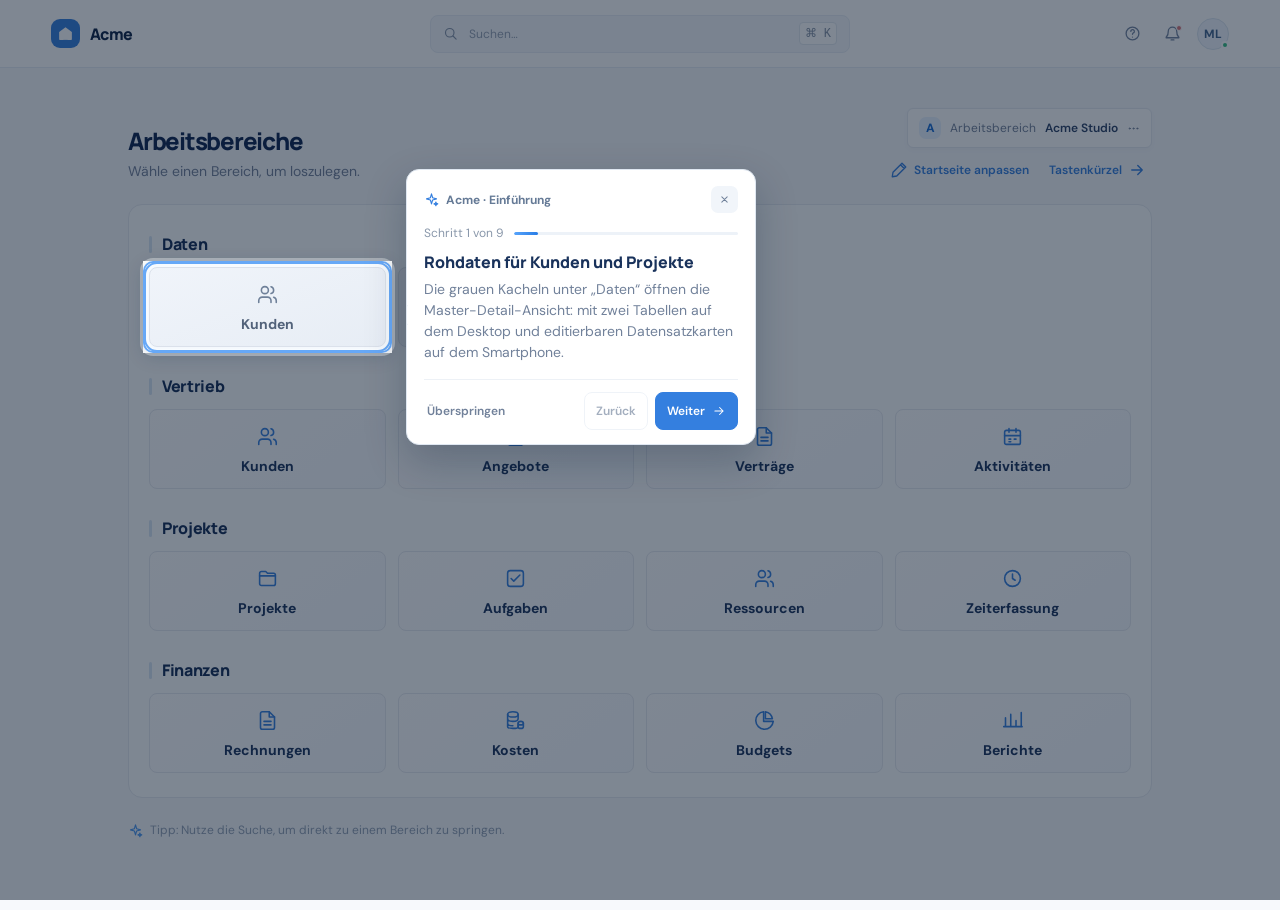
<file: NavigationExperiment1/index.html>
<!doctype html>
<html lang="de">
  <head>
    <meta charset="utf-8" />
    <meta name="viewport" content="width=device-width, initial-scale=1" />
    <meta name="theme-color" content="#f5f8fc" />
    <title>Acme · Arbeitsbereich</title>
    <link rel="preconnect" href="https://fonts.googleapis.com" />
    <link rel="preconnect" href="https://fonts.gstatic.com" crossorigin />
    <link href="https://fonts.googleapis.com/css2?family=DM+Sans:wght@400;500;600;700&family=Manrope:wght@500;600;700;800&display=swap" rel="stylesheet" />
    <link rel="stylesheet" href="./styles.css" />
  </head>
  <body>
    <div class="app-shell">
      <header class="topbar">
        <button class="brand" data-action="home" aria-label="Zur Startseite">
          <span class="brand-mark" aria-hidden="true"><svg><use href="#i-house"></use></svg></span>
          <span class="brand-name">Acme</span>
        </button>

        <div class="topbar-center">
          <label class="searchbox" for="global-search">
            <svg aria-hidden="true"><use href="#i-search"></use></svg>
            <input id="global-search" type="search" placeholder="Suchen…" autocomplete="off" />
            <kbd>⌘ K</kbd>
          </label>
          <div class="search-results" id="search-results" hidden></div>
        </div>

        <div class="topbar-actions">
          <button class="icon-button" data-action="help" aria-label="Hilfe" title="Hilfe"><svg><use href="#i-help"></use></svg></button>
          <button class="icon-button notification-button" data-action="notifications" aria-label="Benachrichtigungen" title="Benachrichtigungen"><svg><use href="#i-bell"></use></svg><span class="notification-dot"></span></button>
          <button class="avatar-button" data-action="profile" aria-label="Profil öffnen" title="Profil"><span>ML</span><i></i></button>
        </div>
      </header>

      <main id="app-main" class="main-content" tabindex="-1"></main>
      <div id="overlay-root"></div>
      <div id="onboarding-root"></div>
      <div id="toast-root" class="toast-root" aria-live="polite"></div>
    </div>

    <svg class="icon-definitions" xmlns="http://www.w3.org/2000/svg" aria-hidden="true">
      <symbol id="i-house" viewBox="0 0 24 24"><path d="m3 10 9-7 9 7v10a1 1 0 0 1-1 1h-5v-7H9v7H4a1 1 0 0 1-1-1z"/><path d="M8 21v-7h8v7"/></symbol>
      <symbol id="i-search" viewBox="0 0 24 24"><circle cx="10.8" cy="10.8" r="6.8"/><path d="m16 16 5 5"/></symbol>
      <symbol id="i-help" viewBox="0 0 24 24"><circle cx="12" cy="12" r="9"/><path d="M9.6 9a2.5 2.5 0 1 1 4.8 1c-.6 1.1-2.4 1.5-2.4 3.2M12 17h.01"/></symbol>
      <symbol id="i-bell" viewBox="0 0 24 24"><path d="M18 9a6 6 0 0 0-12 0c0 7-3 7-3 9h18c0-2-3-2-3-9"/><path d="M10 21h4"/></symbol>
      <symbol id="i-users" viewBox="0 0 24 24"><path d="M16 21v-2a4 4 0 0 0-4-4H6a4 4 0 0 0-4 4v2M9 11a4 4 0 1 0 0-8 4 4 0 0 0 0 8ZM22 21v-2a4 4 0 0 0-3-3.87M16 3.13a4 4 0 0 1 0 7.75"/></symbol>
      <symbol id="i-file" viewBox="0 0 24 24"><path d="M14 2H6a2 2 0 0 0-2 2v16a2 2 0 0 0 2 2h12a2 2 0 0 0 2-2V8z"/><path d="M14 2v6h6M8 13h8M8 17h8"/></symbol>
      <symbol id="i-calendar" viewBox="0 0 24 24"><rect x="3" y="5" width="18" height="16" rx="2"/><path d="M16 3v4M8 3v4M3 11h18M8 15h2M14 15h2M8 18h2"/></symbol>
      <symbol id="i-folder" viewBox="0 0 24 24"><path d="M3 6a2 2 0 0 1 2-2h5l2 2h7a2 2 0 0 1 2 2v10a2 2 0 0 1-2 2H5a2 2 0 0 1-2-2z"/><path d="M3 9h18"/></symbol>
      <symbol id="i-check" viewBox="0 0 24 24"><rect x="3" y="3" width="18" height="18" rx="3"/><path d="m7 12 3 3 7-7"/></symbol>
      <symbol id="i-clock" viewBox="0 0 24 24"><circle cx="12" cy="12" r="9"/><path d="M12 7v5l3 2"/></symbol>
      <symbol id="i-chart" viewBox="0 0 24 24"><path d="M4 19V9M10 19V5M16 19v-7M22 19V3M2 19h21"/></symbol>
      <symbol id="i-coins" viewBox="0 0 24 24"><ellipse cx="9" cy="5" rx="6" ry="3"/><path d="M3 5v5c0 1.7 2.7 3 6 3s6-1.3 6-3V5M3 10v5c0 1.7 2.7 3 6 3M3 15v4c0 1.1 2.7 2 6 2s6-.9 6-2v-2"/><ellipse cx="18" cy="15" rx="3" ry="2"/><path d="M15 15v4c0 1.1 1.3 2 3 2s3-.9 3-2v-4"/></symbol>
      <symbol id="i-pie" viewBox="0 0 24 24"><path d="M11 2a10 10 0 1 0 11 11H11z"/><path d="M13 2v8h8a10 10 0 0 0-8-8z"/></symbol>
      <symbol id="i-settings" viewBox="0 0 24 24"><circle cx="12" cy="12" r="3"/><path d="m19.4 15 .1.1 1.4 1.1-1.4 2.4-1.7-.7a8 8 0 0 1-1.8 1l-.3 1.8h-2.8l-.3-1.8a8 8 0 0 1-1.8-1l-1.7.7-1.4-2.4L7.1 15a8 8 0 0 1 0-2l-1.4-1.1 1.4-2.4 1.7.7a8 8 0 0 1 1.8-1l.3-1.8h2.8l.3 1.8a8 8 0 0 1 1.8 1l1.7-.7 1.4 2.4-1.4 1.1a8 8 0 0 1-.1 2z"/></symbol>
      <symbol id="i-plus" viewBox="0 0 24 24"><path d="M12 5v14M5 12h14"/></symbol>
      <symbol id="i-arrow" viewBox="0 0 24 24"><path d="M5 12h14M13 6l6 6-6 6"/></symbol>
      <symbol id="i-more" viewBox="0 0 24 24"><circle cx="5" cy="12" r="1"/><circle cx="12" cy="12" r="1"/><circle cx="19" cy="12" r="1"/></symbol>
      <symbol id="i-grip" viewBox="0 0 24 24"><path d="M9 5h.01M15 5h.01M9 12h.01M15 12h.01M9 19h.01M15 19h.01" stroke-width="3"/></symbol>
      <symbol id="i-pencil" viewBox="0 0 24 24"><path d="m16 3 5 5-12 12-6 1 1-6zM14 5l5 5"/></symbol>
      <symbol id="i-move" viewBox="0 0 24 24"><path d="M3 7h17m-4-4 4 4-4 4M21 17H4m4-4-4 4 4 4"/></symbol>
      <symbol id="i-trash" viewBox="0 0 24 24"><path d="M3 6h18M9 6V3h6v3M5 6l1 15h12l1-15M10 10v7M14 10v7"/></symbol>
      <symbol id="i-close" viewBox="0 0 24 24"><path d="m6 6 12 12M6 18 18 6"/></symbol>
      <symbol id="i-trend" viewBox="0 0 24 24"><path d="m3 17 6-6 4 4 8-9M15 6h6v6"/></symbol>
      <symbol id="i-filter" viewBox="0 0 24 24"><path d="M4 6h16M7 12h10m-7 6h4"/></symbol>
      <symbol id="i-spark" viewBox="0 0 24 24"><path d="m12 3 1.8 6.2L20 11l-6.2 1.8L12 19l-1.8-6.2L4 11l6.2-1.8zM19 16l.8 2.2L22 19l-2.2.8L19 22l-.8-2.2L16 19l2.2-.8z"/></symbol>
      <symbol id="i-moon" viewBox="0 0 24 24"><path d="M20.5 15.3A8.5 8.5 0 0 1 8.7 3.5 8.5 8.5 0 1 0 20.5 15.3Z"/></symbol>
      <symbol id="i-sun" viewBox="0 0 24 24"><circle cx="12" cy="12" r="4"/><path d="M12 2v2m0 16v2M4.93 4.93l1.42 1.42m11.3 11.3 1.42 1.42M2 12h2m16 0h2M4.93 19.07l1.42-1.42m11.3-11.3 1.42-1.42"/></symbol>
    </svg>
    <script src="./home-menu.js"></script>
    <script src="./app.js"></script>
  </body>
</html>
</file>
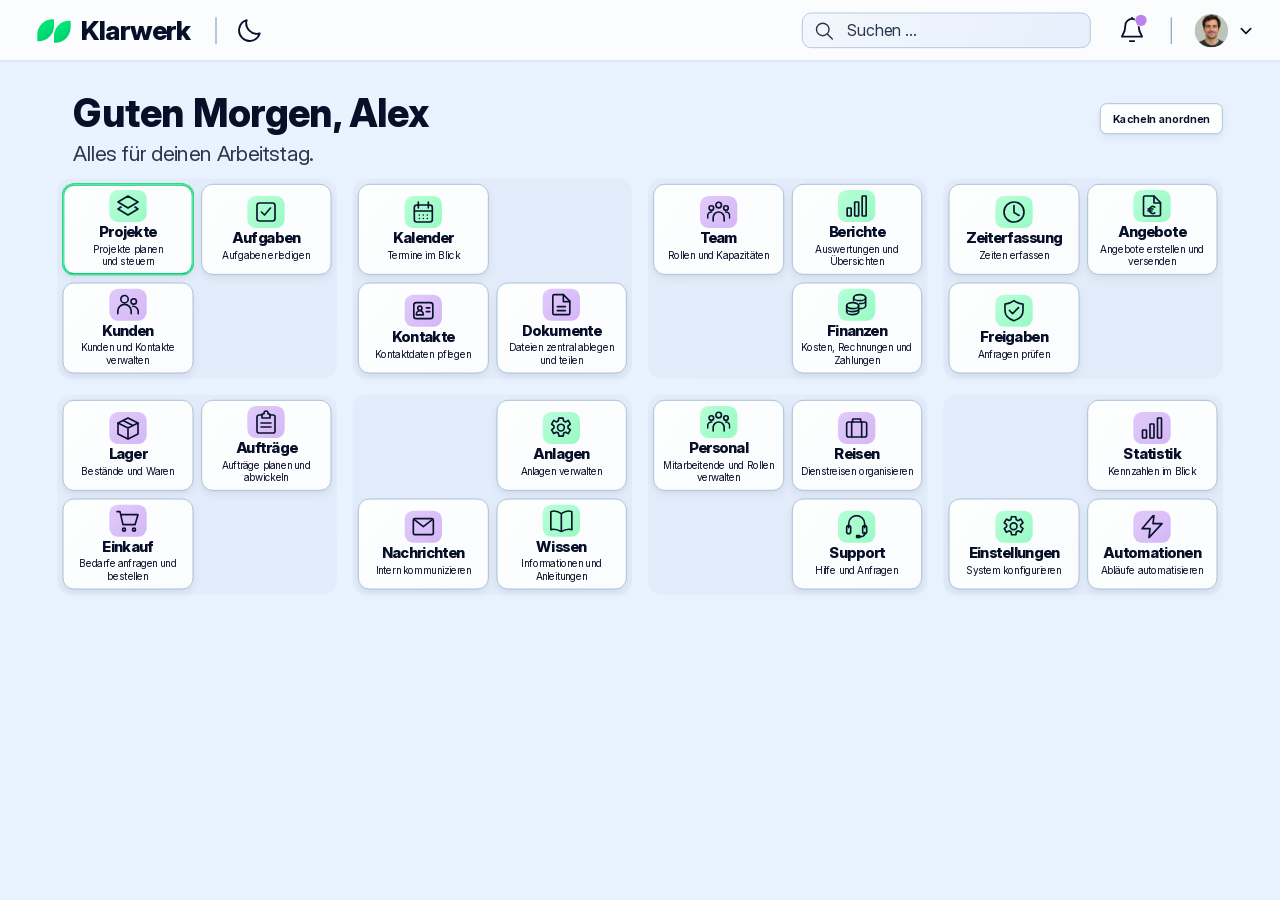
<file: NavigationExperiment2/index.html>
<!doctype html>
<html lang="de" data-theme="light">
  <head>
    <meta charset="utf-8" />
    <meta name="viewport" content="width=device-width, initial-scale=1" />
    <meta name="theme-color" content="#e9f2ff" />
    <meta name="description" content="Klickbarer Klarwerk-Prototyp mit Light und Dark Mode." />
    <title>Klarwerk · Dein Arbeitstag</title>
    <link rel="icon" href="./assets/favicon.svg" type="image/svg+xml" />
    <link rel="preload" href="./assets/fonts/InterVariable.woff2" as="font" type="font/woff2" crossorigin />
    <script>
      try { if (localStorage.getItem('klarwerk-theme') === 'dark') document.documentElement.dataset.theme = 'dark'; } catch {}
    </script>
    <link rel="stylesheet" href="./styles.css" />
    <script src="./app.js" defer></script>
  </head>
  <body>
    <svg class="icon-library" xmlns="http://www.w3.org/2000/svg" aria-hidden="true">
      <defs>
        <symbol id="i-layers" viewBox="0 0 24 24"><path d="m2 8 10-6 10 6-10 6L2 8Z"/><path d="m5 13-3 2 10 6 10-6-3-2"/></symbol>
        <symbol id="i-check-square" viewBox="0 0 24 24"><rect x="3" y="3" width="18" height="18" rx="2.5"/><path d="m7.5 12 3 3 6-7"/></symbol>
        <symbol id="i-users" viewBox="0 0 24 24"><circle cx="8.5" cy="6.5" r="3.7"/><circle cx="17.7" cy="8.8" r="2.7"/><path d="M1.8 21v-2.6a6.7 6.7 0 0 1 13.4 0V21m1.6-7.4a5.3 5.3 0 0 1 5.4 5.3V21"/></symbol>
        <symbol id="i-calendar" viewBox="0 0 24 24"><rect x="3" y="5" width="18" height="17" rx="2.5"/><path d="M7 2v6m10-6v6M3 11h18m-13 4h.01M12 15h.01M16 15h.01M8 18.5h.01M12 18.5h.01M16 18.5h.01"/></symbol>
        <symbol id="i-contact" viewBox="0 0 24 24"><rect x="2.5" y="4" width="19" height="16" rx="2.5"/><circle cx="8.5" cy="9.5" r="2.1"/><path d="M5 16.2v-.6a3.5 3.5 0 0 1 7 0v.6H5Zm10-7h3.5M15 13h3.5"/></symbol>
        <symbol id="i-document" viewBox="0 0 24 24"><path d="M14 2H5a1.5 1.5 0 0 0-1.5 1.5v17A1.5 1.5 0 0 0 5 22h14a1.5 1.5 0 0 0 1.5-1.5V8.5L14 2Z"/><path d="M14 2v7h6.5M8 14h8M8 18h8"/></symbol>
        <symbol id="i-team" viewBox="0 0 24 24"><circle cx="12" cy="5" r="2.8"/><circle cx="4.7" cy="8" r="2.3"/><circle cx="19.3" cy="8" r="2.3"/><path d="M6.5 21v-3.5a5.5 5.5 0 0 1 11 0V21M1 18v-2a4 4 0 0 1 4-4m18 6v-2a4 4 0 0 0-4-4"/></symbol>
        <symbol id="i-bars" viewBox="0 0 24 24"><rect x="2.5" y="14" width="4" height="8" rx=".6"/><rect x="10" y="8" width="4" height="14" rx=".6"/><rect x="17.5" y="2" width="4" height="20" rx=".6"/></symbol>
        <symbol id="i-coins" viewBox="0 0 24 24"><ellipse cx="15" cy="5" rx="6" ry="3"/><path d="M9 5v3m12-3v8c0 1.7-2.7 3-6 3m0-5c3.3 0 6-1.3 6-3"/><ellipse cx="8" cy="13" rx="6" ry="3"/><path d="M2 13v6c0 1.7 2.7 3 6 3s6-1.3 6-3v-6M2 16c0 1.7 2.7 3 6 3s6-1.3 6-3"/></symbol>
        <symbol id="i-clock" viewBox="0 0 24 24"><circle cx="12" cy="12" r="10"/><path d="M12 5.5v7l5 3"/></symbol>
        <symbol id="i-offer" viewBox="0 0 24 24"><path d="M14 2H5a1.5 1.5 0 0 0-1.5 1.5v17A1.5 1.5 0 0 0 5 22h14a1.5 1.5 0 0 0 1.5-1.5V8.5L14 2Z"/><path d="M14 2v7h6.5m-5.7 4.1a3.5 3.5 0 1 0 0 5.8M8 15h5m-5 2h4"/></symbol>
        <symbol id="i-shield" viewBox="0 0 24 24"><path d="M12 2c-3.2 2.5-6 3.2-9 3.5V12c0 5 4 8.3 9 10 5-1.7 9-5 9-10V5.5C18 5.2 15.2 4.5 12 2Z"/><path d="m7.5 11.8 3.1 3.2 5.9-6"/></symbol>
        <symbol id="i-package" viewBox="0 0 24 24"><path d="m12 2 10 5v11l-10 5-10-5V7l10-5Z"/><path d="m2 7 10 5 10-5m-10 5v11M7 4.5l10 5"/></symbol>
        <symbol id="i-clipboard" viewBox="0 0 24 24"><path d="M8 5H5a2 2 0 0 0-2 2v14a2 2 0 0 0 2 2h14a2 2 0 0 0 2-2V7a2 2 0 0 0-2-2h-3"/><path d="M10 4V3a2 2 0 0 1 4 0v1h2v4H8V4h2Zm-3 9h10M7 17h10"/></symbol>
        <symbol id="i-cart" viewBox="0 0 24 24"><path d="M1 3h3l3 13h12l3-10H5"/><circle cx="8" cy="21" r="1.5"/><circle cx="18" cy="21" r="1.5"/></symbol>
        <symbol id="i-settings" viewBox="0 0 24 24"><path d="m9.5 2-.6 3-2 .9-2.5-1.5-2.1 3.7L4.6 10v2l-2.3 1.9 2.1 3.7L7 16.2l2 .9.6 3h4.2l.6-3 2-.9 2.5 1.4 2.1-3.7-2.3-1.9v-2l2.3-1.9-2.1-3.7L16.3 6l-2-.9-.6-3H9.5Z"/><circle cx="11.6" cy="11.6" r="3.4"/></symbol>
        <symbol id="i-mail" viewBox="0 0 24 24"><rect x="2" y="4" width="20" height="16" rx="1.5"/><path d="m3 5 9 7 9-7"/></symbol>
        <symbol id="i-book" viewBox="0 0 24 24"><path d="M12 5C8 2 4 2 1.5 3v18C5 20 8 20.5 12 23c4-2.5 7-3 10.5-2V3C20 2 16 2 12 5Zm0 0v18"/></symbol>
        <symbol id="i-briefcase" viewBox="0 0 24 24"><rect x="2" y="6" width="20" height="15" rx="2"/><path d="M8 6V3h8v3M7 6v15M17 6v15"/></symbol>
        <symbol id="i-headset" viewBox="0 0 24 24"><path d="M4 13V9a8 8 0 0 1 16 0v4m0 5v1c0 2-2 3-5 3h-2"/><rect x="2" y="11" width="4" height="8" rx="2"/><rect x="18" y="11" width="4" height="8" rx="2"/><path d="M12 21h3v2h-3z"/></symbol>
        <symbol id="i-zap" viewBox="0 0 24 24"><path d="m13 1-11 13h8l-1 9L22 9h-9l1-8Z"/></symbol>
        <symbol id="i-moon" viewBox="0 0 24 24"><path d="M20.8 15A9.5 9.5 0 0 1 9 3.2 9.5 9.5 0 1 0 20.8 15Z"/></symbol>
        <symbol id="i-sun" viewBox="0 0 24 24"><circle cx="12" cy="12" r="5.5"/><path d="M12 1v2m0 18v2M1 12h2m18 0h2M4.2 4.2l1.4 1.4m12.8 12.8 1.4 1.4M4.2 19.8l1.4-1.4M18.4 5.6l1.4-1.4"/></symbol>
        <symbol id="i-search" viewBox="0 0 24 24"><circle cx="10.5" cy="10.5" r="7.5"/><path d="m16 16 6 6"/></symbol>
        <symbol id="i-bell" viewBox="0 0 24 24"><path d="M18 8a6 6 0 0 0-12 0c0 7-3 8-3 10h18c0-2-3-3-3-10M10 22h4M12 1v1"/></symbol>
        <symbol id="i-chevron" viewBox="0 0 24 24"><path d="m5 9 7 7 7-7"/></symbol>
        <symbol id="i-close" viewBox="0 0 24 24"><path d="m6 6 12 12M18 6 6 18"/></symbol>
        <symbol id="i-check" viewBox="0 0 24 24"><path d="m5 12 4 4L19 6"/></symbol>
      </defs>
    </svg>

    <div class="stage-frame" id="stage-frame">
      <div class="stage" id="stage">
        <header class="site-header">
          <div class="brand-group">
            <button class="brand" id="home-button" aria-label="Klarwerk · Zur Startseite">
              <span class="brand-mark" aria-hidden="true"><span></span><span></span></span>
              <span>Klarwerk</span>
            </button>
            <span class="header-divider brand-divider" aria-hidden="true"></span>
            <button class="icon-button theme-button" id="theme-button" aria-label="Dark Mode aktivieren" title="Dark Mode aktivieren" aria-pressed="false"><svg aria-hidden="true"><use href="#i-moon"></use></svg></button>
          </div>

          <form class="global-search" id="search-form" role="search">
            <svg aria-hidden="true"><use href="#i-search"></use></svg>
            <input type="search" id="tile-search" role="combobox" aria-label="Arbeitsbereiche suchen" aria-autocomplete="list" aria-haspopup="listbox" aria-controls="search-result-list" aria-expanded="false" placeholder="Suchen …" autocomplete="off" spellcheck="false" />
            <div class="search-results" id="search-results" hidden>
              <p class="search-results-heading" id="search-result-count"></p>
              <div class="search-result-list" id="search-result-list" role="listbox" aria-label="Suchtreffer"></div>
              <p class="search-empty" id="empty-search" hidden>Versuche einen anderen Suchbegriff.</p>
            </div>
          </form>

          <div class="header-actions">
            <button class="icon-button notification-button" id="notifications-button" aria-label="Benachrichtigungen anzeigen" aria-controls="notifications-panel" aria-expanded="false"><svg aria-hidden="true"><use href="#i-bell"></use></svg><span class="notification-dot" id="notification-dot" aria-hidden="true"></span></button>
            <span class="header-divider profile-divider" aria-hidden="true"></span>
            <button class="profile-button" id="profile-button" aria-label="Profil von Alex anzeigen" aria-controls="profile-panel" aria-expanded="false"><img class="avatar" src="./assets/profile-alex.png" alt="" width="50" height="50" decoding="async" /><svg aria-hidden="true"><use href="#i-chevron"></use></svg></button>
          </div>
        </header>

        <main>
          <div class="welcome">
            <h1>Guten Morgen, Alex</h1>
            <p>Alles für deinen Arbeitstag.</p>
            <button class="arrange-button" id="arrange-button" type="button" aria-pressed="false">Kacheln anordnen</button>
          </div>
          <nav class="tile-layout" id="tile-layout" aria-label="Deine Arbeitsbereiche"></nav>
        </main>

        <section class="header-panel notifications-panel" id="notifications-panel" aria-labelledby="notifications-heading" hidden>
          <h2 id="notifications-heading">Benachrichtigungen</h2>
          <p>Du bist auf dem neuesten Stand.</p>
          <span class="panel-note">Hier erscheinen deine neuen Mitteilungen.</span>
        </section>
        <section class="header-panel profile-panel" id="profile-panel" aria-labelledby="profile-heading" hidden>
          <div class="profile-summary"><img class="avatar" src="./assets/profile-alex.png" alt="" width="50" height="50" decoding="async" /><div><h2 id="profile-heading">Alex</h2><p>Dein persönlicher Arbeitsbereich</p></div></div>
          <button class="panel-action" id="profile-theme-button"><svg aria-hidden="true"><use href="#i-moon"></use></svg><span>Zum Dark Mode wechseln</span></button>
        </section>
      </div>
    </div>

    <div class="toast-root" id="toast-root" role="status" aria-live="polite" aria-atomic="true"></div>
    <p class="sr-only" id="search-status" role="status" aria-live="polite"></p>
    <noscript><p class="noscript-message">Bitte aktiviere JavaScript, um den klickbaren Prototypen zu verwenden.</p></noscript>
  </body>
</html>
</file>
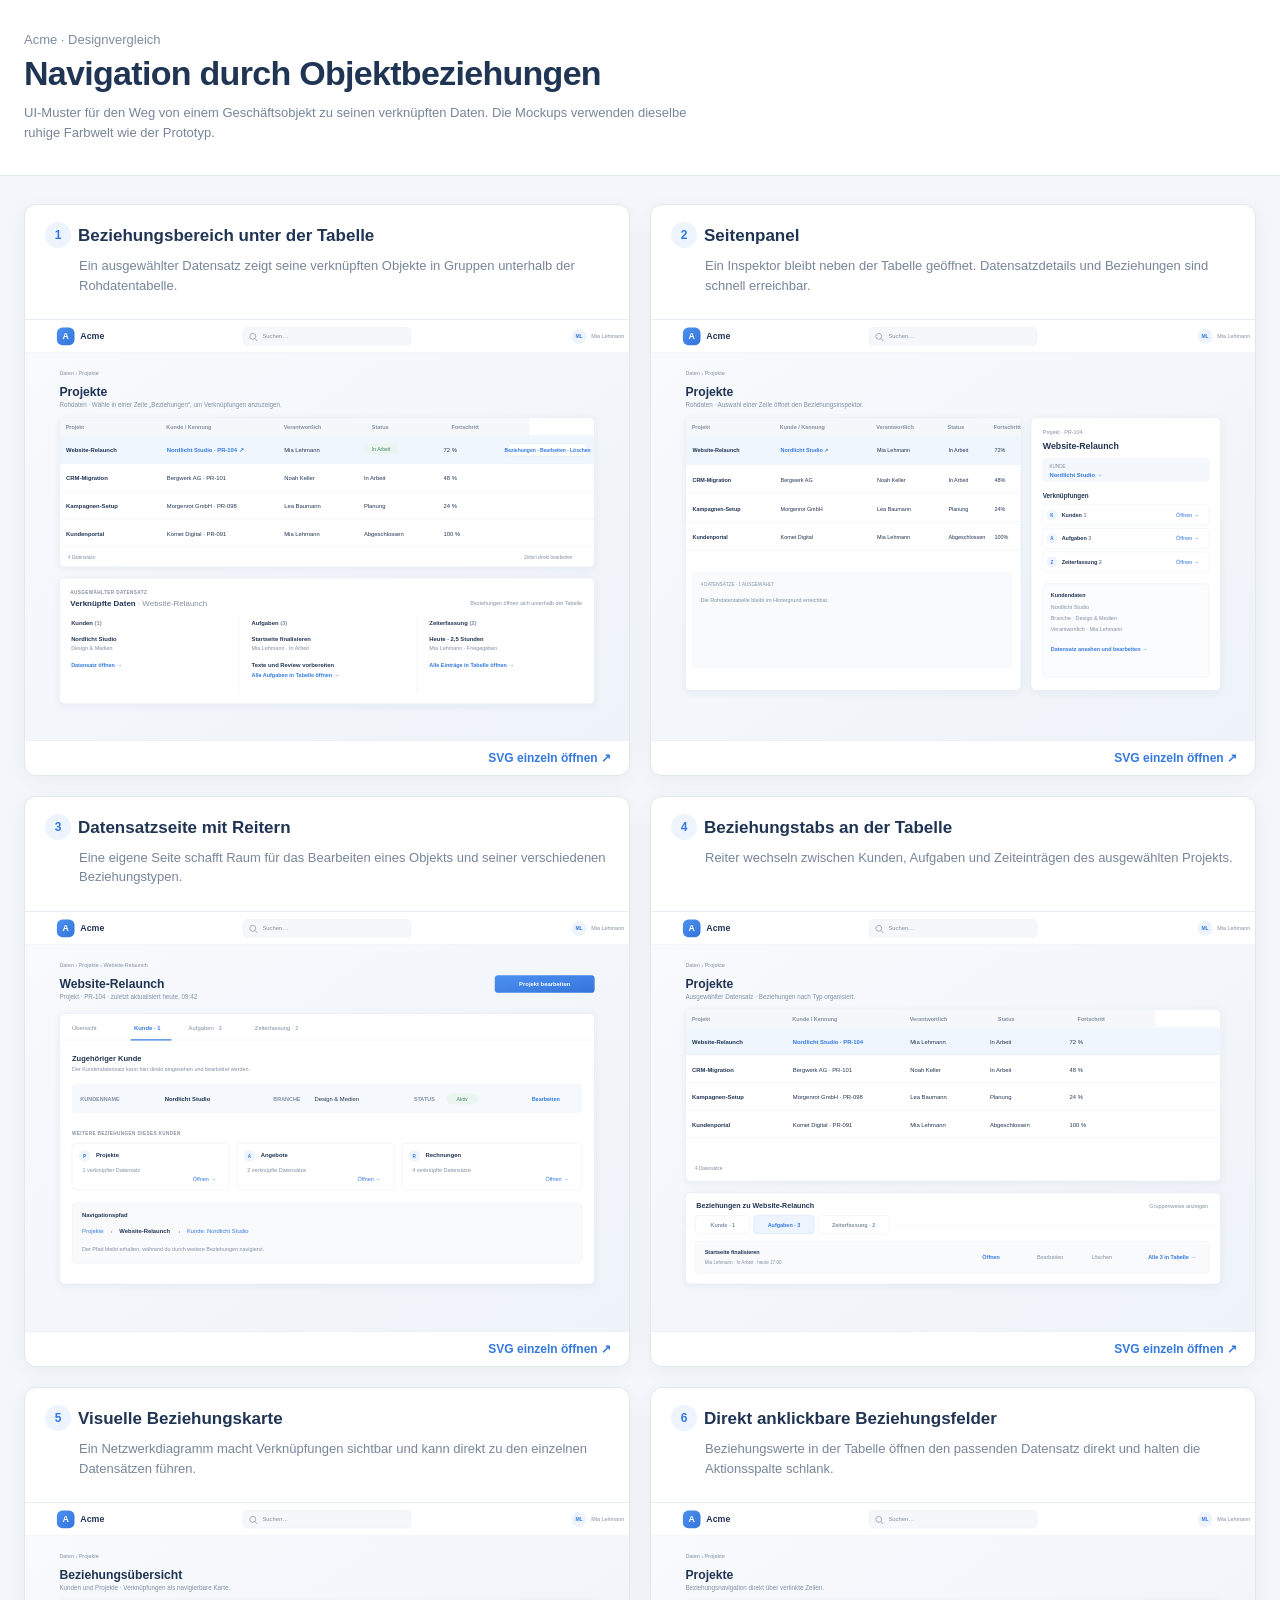
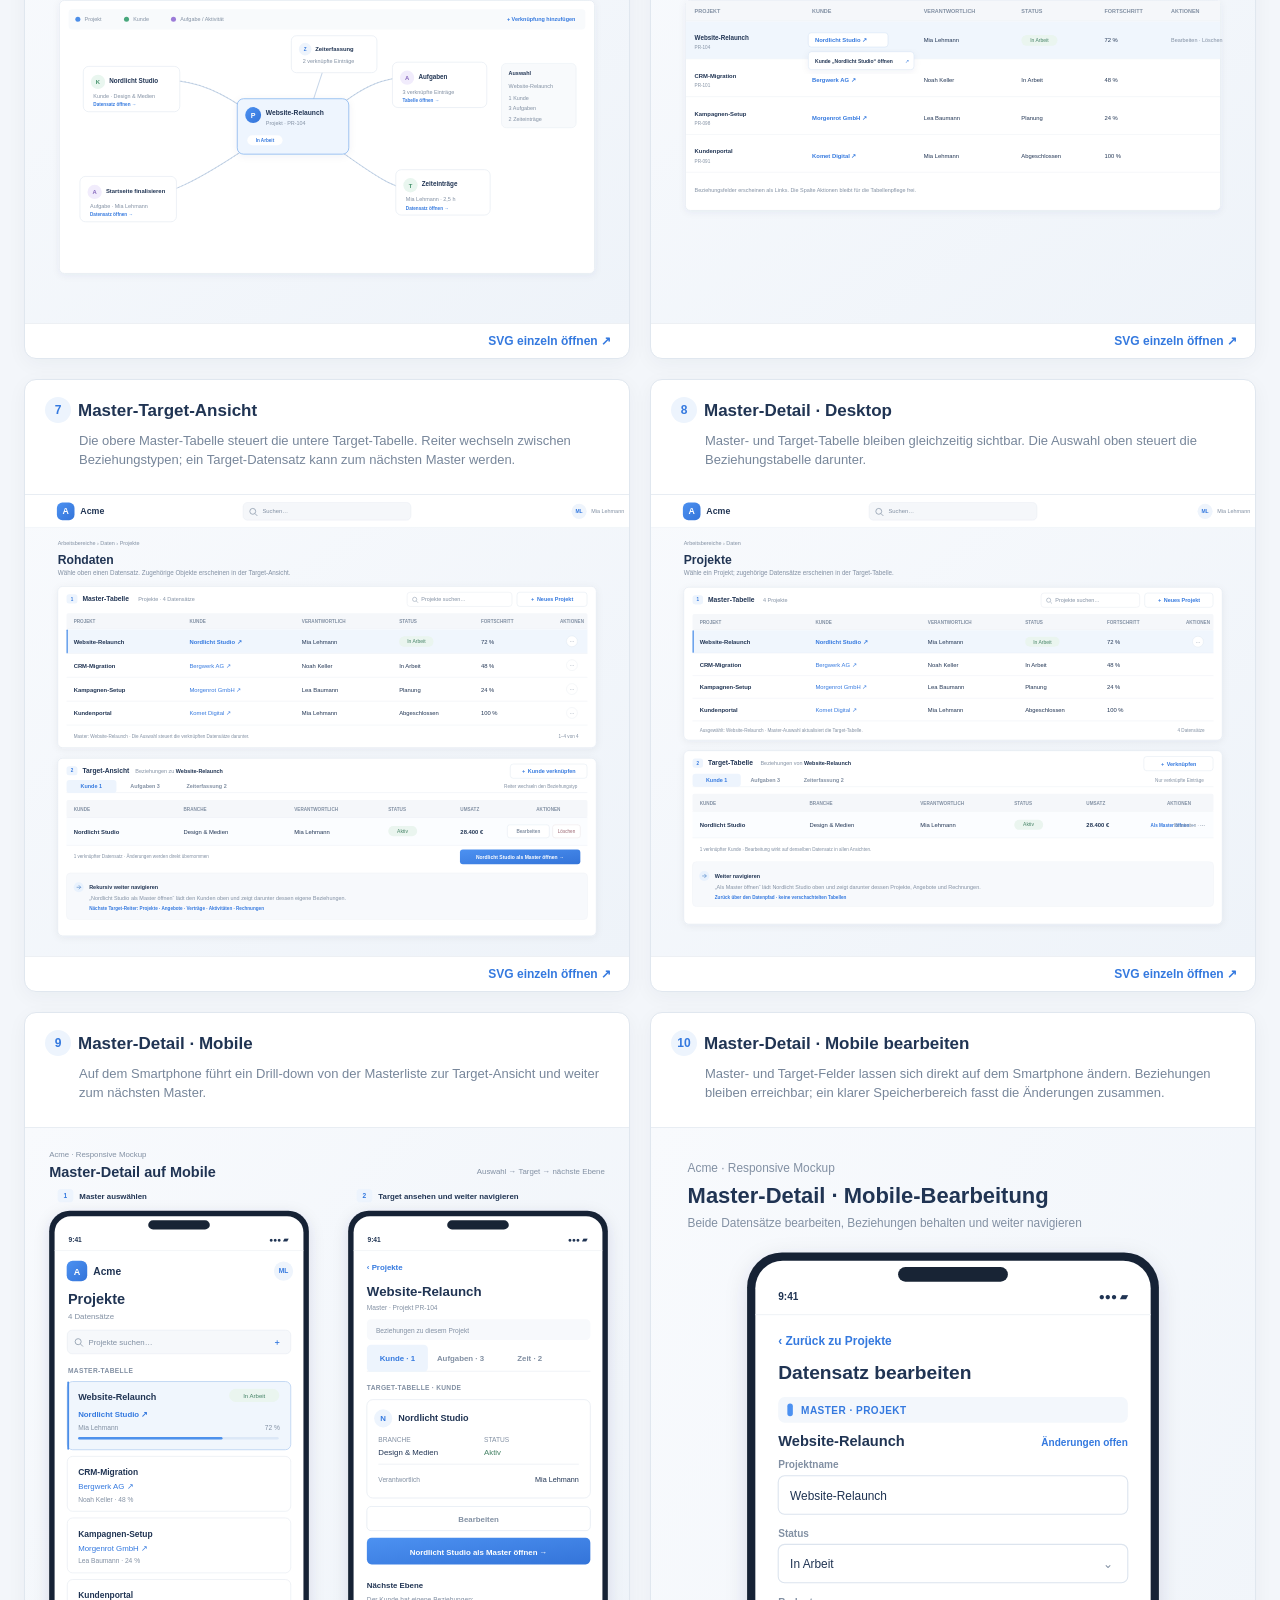
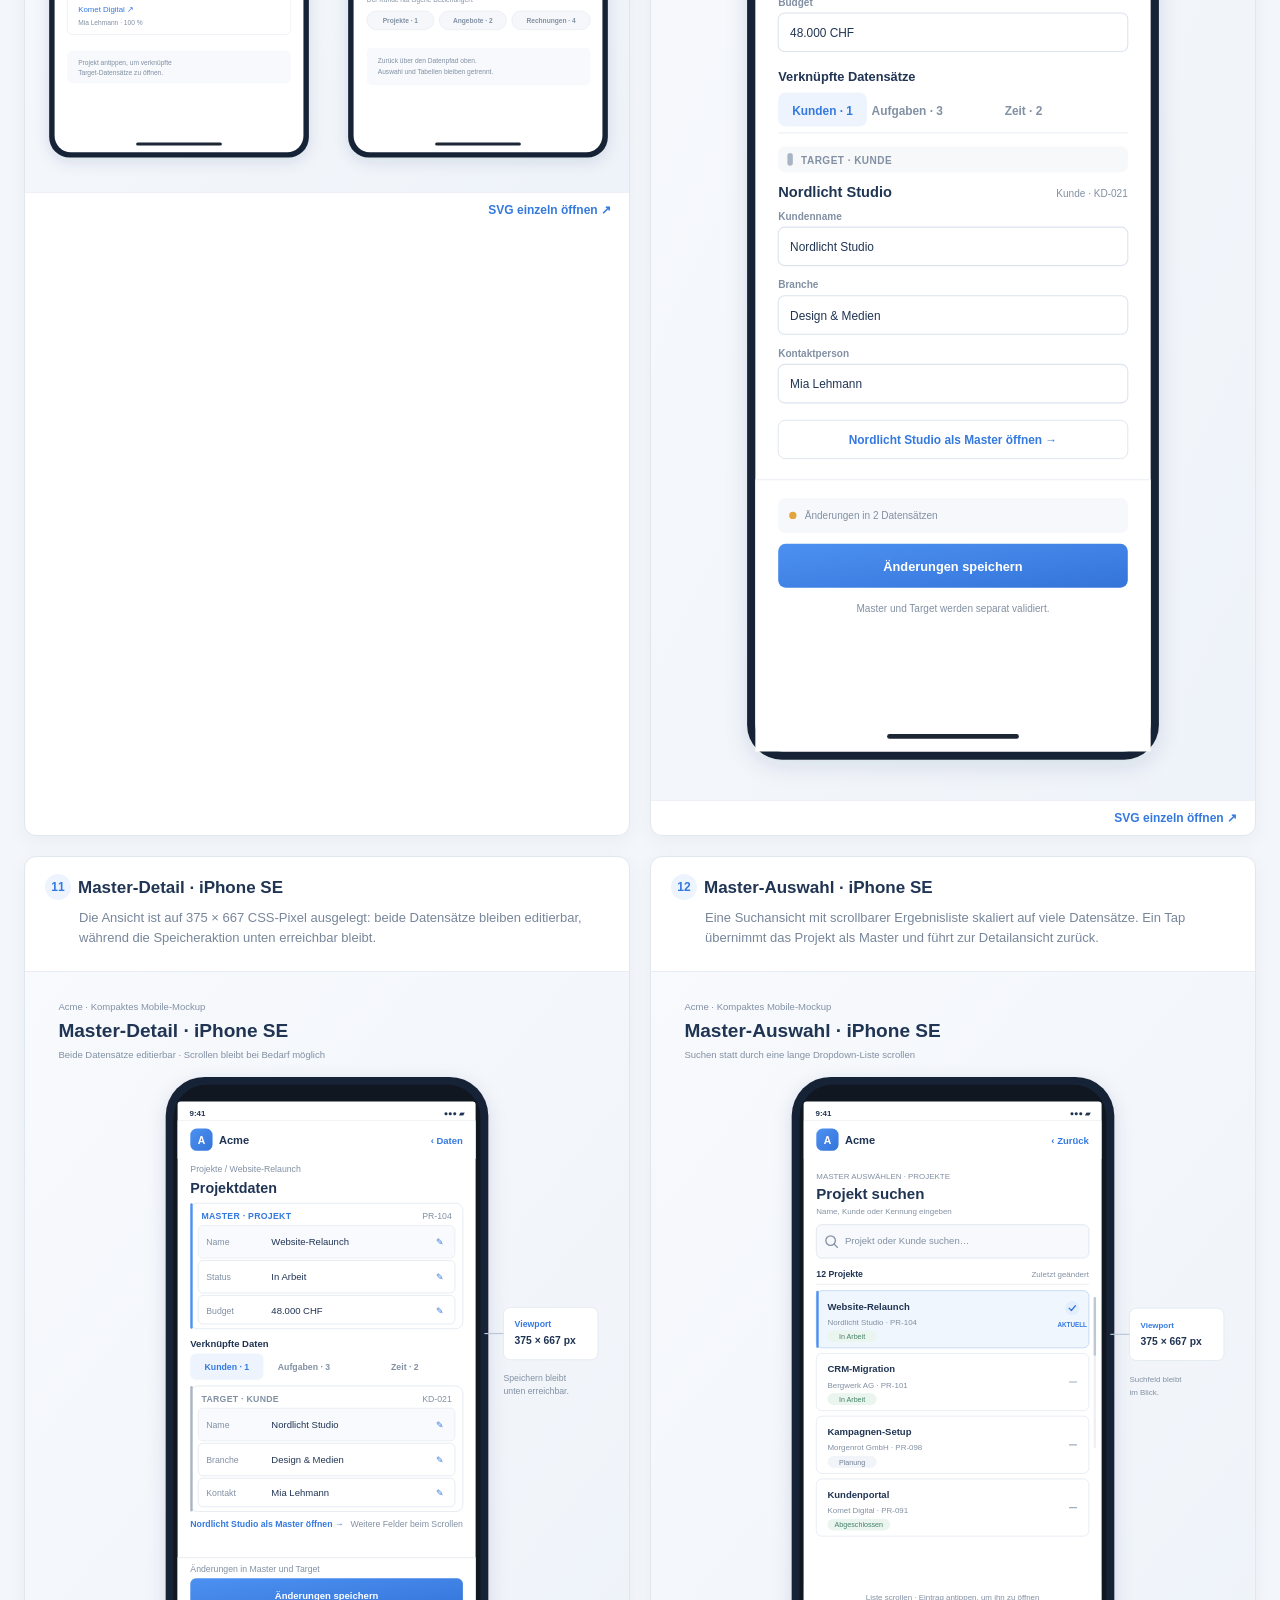
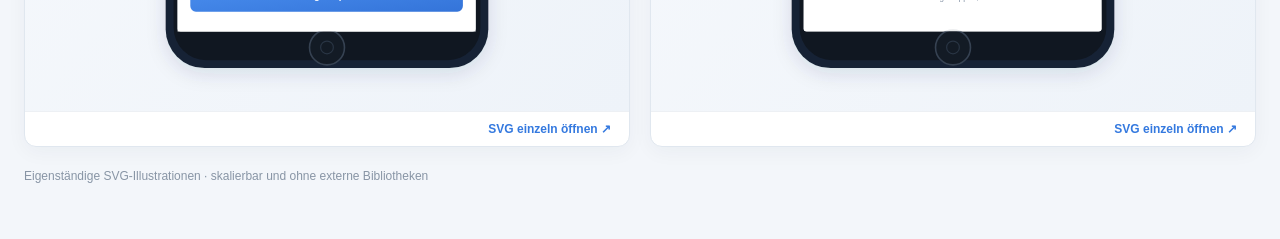
<file: NavigationExperiment1/Beziehungsnavigation-Optionen/index.html>
<!doctype html>
<html lang="de">
<head>
  <meta charset="utf-8" />
  <meta name="viewport" content="width=device-width, initial-scale=1" />
  <title>Beziehungsnavigation · UI-Varianten</title>
  <style>
    :root { color-scheme: light; font-family: Inter, "Segoe UI", Arial, sans-serif; color: #203453; background: #f3f6fa; }
    * { box-sizing: border-box; }
    body { margin: 0; }
    header { padding: 32px max(24px, calc((100vw - 1360px) / 2)); background: #fff; border-bottom: 1px solid #e3e9f0; }
    header p { margin: 0 0 7px; color: #7f8da0; font-size: 13px; }
    h1 { margin: 0; font-size: clamp(24px, 3vw, 34px); letter-spacing: -.7px; }
    .intro { max-width: 680px; margin: 10px 0 0; color: #77869a; line-height: 1.55; }
    main { max-width: 1360px; margin: 28px auto 56px; padding: 0 24px; }
    .grid { display: grid; grid-template-columns: repeat(2, minmax(0, 1fr)); gap: 20px; }
    article { overflow: hidden; border: 1px solid #e0e7ef; border-radius: 12px; background: #fff; box-shadow: 0 5px 20px rgba(25, 48, 79, .045); }
    .copy { min-height: 114px; padding: 17px 20px 14px; }
    .number { display: inline-grid; width: 26px; height: 26px; margin-right: 7px; place-items: center; border-radius: 50%; background: #edf4fd; color: #3479df; font-size: 12px; font-weight: 700; vertical-align: 2px; }
    h2 { display: inline; margin: 0; font-size: 17px; }
    .copy p { margin: 8px 0 0 34px; color: #77869a; font-size: 13px; line-height: 1.5; }
    .preview { display: block; width: 100%; border-top: 1px solid #e8edf3; background: #eef3f9; }
    .open { display: flex; justify-content: flex-end; padding: 10px 18px; border-top: 1px solid #edf0f4; }
    .open a { color: #3479df; font-size: 12px; font-weight: 600; text-decoration: none; }
    .open a:hover { text-decoration: underline; }
    footer { margin-top: 22px; color: #8895a5; font-size: 12px; }
    @media (max-width: 760px) { .grid { grid-template-columns: 1fr; } main { margin-top: 18px; padding-inline: 14px; } header { padding: 24px 18px; } }
  </style>
</head>
<body>
  <header>
    <p>Acme · Designvergleich</p>
    <h1>Navigation durch Objektbeziehungen</h1>
    <p class="intro">UI-Muster für den Weg von einem Geschäftsobjekt zu seinen verknüpften Daten. Die Mockups verwenden dieselbe ruhige Farbwelt wie der Prototyp.</p>
  </header>
  <main>
    <section class="grid" aria-label="Vergleich der Navigationsvarianten">
      <article><div class="copy"><span class="number">1</span><h2>Beziehungsbereich unter der Tabelle</h2><p>Ein ausgewählter Datensatz zeigt seine verknüpften Objekte in Gruppen unterhalb der Rohdatentabelle.</p></div><img class="preview" src="01-beziehungsbereich-unter-tabelle.svg" alt="Rohdatentabelle mit einem Beziehungsbereich darunter" /><div class="open"><a href="01-beziehungsbereich-unter-tabelle.svg" target="_blank">SVG einzeln öffnen ↗</a></div></article>
      <article><div class="copy"><span class="number">2</span><h2>Seitenpanel</h2><p>Ein Inspektor bleibt neben der Tabelle geöffnet. Datensatzdetails und Beziehungen sind schnell erreichbar.</p></div><img class="preview" src="02-seitenpanel.svg" alt="Projekttabelle mit einem seitlichen Detail- und Beziehungspanel" /><div class="open"><a href="02-seitenpanel.svg" target="_blank">SVG einzeln öffnen ↗</a></div></article>
      <article><div class="copy"><span class="number">3</span><h2>Datensatzseite mit Reitern</h2><p>Eine eigene Seite schafft Raum für das Bearbeiten eines Objekts und seiner verschiedenen Beziehungstypen.</p></div><img class="preview" src="03-datensatzseite-mit-reitern.svg" alt="Eigene Projektseite mit Reitern und verknüpften Kundendaten" /><div class="open"><a href="03-datensatzseite-mit-reitern.svg" target="_blank">SVG einzeln öffnen ↗</a></div></article>
      <article><div class="copy"><span class="number">4</span><h2>Beziehungstabs an der Tabelle</h2><p>Reiter wechseln zwischen Kunden, Aufgaben und Zeiteinträgen des ausgewählten Projekts.</p></div><img class="preview" src="04-beziehungstabs-in-der-tabelle.svg" alt="Tabelle mit Reitern für die unterschiedlichen Beziehungen eines Datensatzes" /><div class="open"><a href="04-beziehungstabs-in-der-tabelle.svg" target="_blank">SVG einzeln öffnen ↗</a></div></article>
      <article><div class="copy"><span class="number">5</span><h2>Visuelle Beziehungskarte</h2><p>Ein Netzwerkdiagramm macht Verknüpfungen sichtbar und kann direkt zu den einzelnen Datensätzen führen.</p></div><img class="preview" src="05-visuelle-beziehungskarte.svg" alt="Beziehungskarte mit Projekt, Kunde, Aufgaben und Zeiteinträgen" /><div class="open"><a href="05-visuelle-beziehungskarte.svg" target="_blank">SVG einzeln öffnen ↗</a></div></article>
      <article><div class="copy"><span class="number">6</span><h2>Direkt anklickbare Beziehungsfelder</h2><p>Beziehungswerte in der Tabelle öffnen den passenden Datensatz direkt und halten die Aktionsspalte schlank.</p></div><img class="preview" src="06-direkte-relationsfelder.svg" alt="Projekttabelle mit direkt anklickbaren Kundenbeziehungen in den Zellen" /><div class="open"><a href="06-direkte-relationsfelder.svg" target="_blank">SVG einzeln öffnen ↗</a></div></article>
      <article><div class="copy"><span class="number">7</span><h2>Master-Target-Ansicht</h2><p>Die obere Master-Tabelle steuert die untere Target-Tabelle. Reiter wechseln zwischen Beziehungstypen; ein Target-Datensatz kann zum nächsten Master werden.</p></div><img class="preview" src="07-master-target.svg" alt="Master-Target-Ansicht mit Projekt-Mastertabelle und Kunden-Targettabelle samt Beziehungstabs" /><div class="open"><a href="07-master-target.svg" target="_blank">SVG einzeln öffnen ↗</a></div></article>
      <article><div class="copy"><span class="number">8</span><h2>Master-Detail · Desktop</h2><p>Master- und Target-Tabelle bleiben gleichzeitig sichtbar. Die Auswahl oben steuert die Beziehungstabelle darunter.</p></div><img class="preview" src="08-master-detail-desktop.svg" alt="Desktop-Ansicht mit Projekttabelle oben und tabbasierter Kundentabelle darunter" /><div class="open"><a href="08-master-detail-desktop.svg" target="_blank">SVG einzeln öffnen ↗</a></div></article>
      <article><div class="copy"><span class="number">9</span><h2>Master-Detail · Mobile</h2><p>Auf dem Smartphone führt ein Drill-down von der Masterliste zur Target-Ansicht und weiter zum nächsten Master.</p></div><img class="preview" src="09-master-detail-mobile.svg" alt="Zwei Smartphone-Ansichten für Masterliste und Target-Beziehungen" /><div class="open"><a href="09-master-detail-mobile.svg" target="_blank">SVG einzeln öffnen ↗</a></div></article>
      <article><div class="copy"><span class="number">10</span><h2>Master-Detail · Mobile bearbeiten</h2><p>Master- und Target-Felder lassen sich direkt auf dem Smartphone ändern. Beziehungen bleiben erreichbar; ein klarer Speicherbereich fasst die Änderungen zusammen.</p></div><img class="preview" src="10-master-detail-mobile-bearbeiten.svg" alt="Smartphone-Ansicht mit editierbaren Feldern für den Master Projekt und den Target Kunde" /><div class="open"><a href="10-master-detail-mobile-bearbeiten.svg" target="_blank">SVG einzeln öffnen ↗</a></div></article>
      <article><div class="copy"><span class="number">11</span><h2>Master-Detail · iPhone SE</h2><p>Die Ansicht ist auf 375 × 667 CSS-Pixel ausgelegt: beide Datensätze bleiben editierbar, während die Speicheraktion unten erreichbar bleibt.</p></div><img class="preview" src="11-master-detail-iphone-se.svg" alt="Maßstäbliche Master-Detail-Bearbeitung auf dem 375 mal 667 Pixel großen Viewport eines iPhone SE" /><div class="open"><a href="11-master-detail-iphone-se.svg" target="_blank">SVG einzeln öffnen ↗</a></div></article>
      <article><div class="copy"><span class="number">12</span><h2>Master-Auswahl · iPhone SE</h2><p>Eine Suchansicht mit scrollbarer Ergebnisliste skaliert auf viele Datensätze. Ein Tap übernimmt das Projekt als Master und führt zur Detailansicht zurück.</p></div><img class="preview" src="12-master-picker-iphone-se.svg" alt="iPhone-SE-Ansicht mit Suchfeld und scrollbarer Projektliste zur Auswahl eines Masterdatensatzes" /><div class="open"><a href="12-master-picker-iphone-se.svg" target="_blank">SVG einzeln öffnen ↗</a></div></article>
    </section>
    <footer>Eigenständige SVG-Illustrationen · skalierbar und ohne externe Bibliotheken</footer>
  </main>
</body>
</html>
</file>
<file: NavigationExperiment1/styles.css>
:root {
  font-family: "DM Sans", "Segoe UI", sans-serif;
  color: #0c2146;
  background: #f5f8fc;
  font-synthesis: none;
  text-rendering: optimizeLegibility;
  --blue: #2782f6;
  --blue-dark: #1262ce;
  --ink: #0c2146;
  --muted: #72819a;
  --line: #e5ebf3;
  --surface: #fff;
  --shadow: 0 8px 24px rgba(25, 64, 112, .055), 0 1px 3px rgba(25, 64, 112, .04);
  --type-caption: 12px;
  --type-body: 14px;
  --type-heading: 16px;
  --type-module: 20px;
  --type-page: 24px;
  --space-1: 4px;
  --space-2: 8px;
  --space-3: 12px;
  --space-4: 16px;
  --space-5: 20px;
  --space-6: 24px;
  --space-8: 32px;
  --space-10: 40px;
  --radius-sm: 6px;
  --radius-md: 8px;
  --radius-lg: 12px;
  --radius-xl: 14px;
  --radius-pill: 999px;
  --control-sm: 32px;
  --control-md: 38px;
  --control-lg: 44px;
  --tile-height: 80px;
  --table-row-height: 56px;
  --table-header-height: 40px;
  --table-name-width: 29%;
  --table-owner-width: 18%;
  --table-status-width: 15%;
  --table-updated-width: 19%;
  --table-value-width: 11%;
  --table-actions-width: 8%;
  --menu-soft: #f1f6fd;
  --menu-hover: #f7f9fc;
  --menu-danger: #a94b50;
}

* { box-sizing: border-box; }
body { min-width: 320px; min-height: 100vh; margin: 0; background: radial-gradient(ellipse at 50% -180px, #eaf3ff 0, #f5f8fc 58%); }
button, input, select, textarea { font: inherit; }
button { color: inherit; }
.icon-definitions { position: absolute; width: 0; height: 0; overflow: hidden; }
svg { width: 18px; height: 18px; fill: none; stroke: currentColor; stroke-width: 1.8; stroke-linecap: round; stroke-linejoin: round; }
.app-shell { min-height: 100vh; }
.topbar { height: 68px; display: grid; grid-template-columns: 1fr minmax(260px, 420px) 1fr; align-items: center; gap: 28px; padding: 0 clamp(20px, 4vw, 64px); background: rgba(255,255,255,.9); border-bottom: 1px solid #e7edf5; box-shadow: 0 3px 15px rgba(21, 55, 94, .035); position: sticky; top: 0; z-index: 20; backdrop-filter: blur(14px); }
.brand { justify-self: start; display: inline-flex; align-items: center; gap: 10px; border: 0; background: none; padding: 0; cursor: pointer; }
.brand-mark { display: grid; place-items: center; width: 29px; height: 29px; color: #fff; background: linear-gradient(145deg,#44a1ff,#1472ed); border-radius: 9px; box-shadow: 0 4px 10px rgba(39,130,246,.22); }
.brand-mark svg { width: 17px; height: 17px; fill: currentColor; stroke: none; }
.brand-name { font: 800 18px "Manrope", sans-serif; letter-spacing: -.7px; }
.topbar-center { position: relative; width: 100%; }
.searchbox { height: 38px; display: flex; align-items: center; gap: 9px; padding: 0 11px; border: 1px solid #e8eef6; border-radius: 9px; background: #f6f8fb; color: #8593a9; transition: .18s ease; }
.searchbox:focus-within { border-color: #9dc9ff; background: #fff; box-shadow: 0 0 0 3px rgba(39,130,246,.1); }
.searchbox svg { width: 15px; height: 15px; flex: 0 0 auto; }
.searchbox input { width: 100%; min-width: 0; outline: 0; border: 0; background: transparent; color: var(--ink); font-size: 12px; }
.searchbox input::placeholder { color: #95a1b4; }
.searchbox kbd { font-size: 10px; white-space: nowrap; padding: 3px 5px; border: 1px solid #e2e8f0; border-radius: 4px; background: #fff; color: #8290a4; }
.topbar-actions { justify-self: end; display: flex; align-items: center; gap: 9px; }
.icon-button, .avatar-button { display: grid; place-items: center; position: relative; width: 34px; height: 34px; border: 1px solid transparent; border-radius: 9px; background: transparent; color: #7485a0; cursor: pointer; transition: .16s ease; }
.icon-button:hover, .avatar-button:hover { background: #f3f7fc; border-color: #e5ebf3; color: #216fd2; }
.icon-button svg { width: 17px; height: 17px; }
.notification-dot { position: absolute; top: 6px; right: 6px; width: 6px; height: 6px; border: 1.5px solid #fff; border-radius: 50%; background: #f05f6c; }
.avatar-button { width: 32px; height: 32px; border-color: #dbe5f1; border-radius: 50%; background: #f1f6fd; color: #42648e; font-size: 10px; font-weight: 700; }
.avatar-button i { position: absolute; width: 8px; height: 8px; right: -1px; bottom: 0; border: 2px solid #fff; border-radius: 50%; background: #34be83; }
.main-content { max-width: 1080px; margin: 0 auto; padding: 42px 28px 72px; outline: 0; }
.welcome-row { display: flex; justify-content: space-between; align-items: end; gap: 24px; margin-bottom: 28px; }
.eyebrow { display: flex; align-items: center; gap: 7px; margin: 0 0 9px; color: #5a8dcc; font-size: 11px; font-weight: 700; letter-spacing: .075em; text-transform: uppercase; }
.eyebrow svg { width: 14px; height: 14px; }
h1, h2, h3, p { margin-top: 0; }
h1 { margin-bottom: 7px; font: 800 clamp(24px,3vw,31px)/1.18 "Manrope", sans-serif; letter-spacing: -1.25px; color: #0d2450; }
.welcome-copy { margin: 0; color: #73819a; font-size: 14px; }
.workspace-select { display: flex; align-items: center; gap: 9px; padding: 8px 11px; background: #fff; border: 1px solid var(--line); border-radius: 9px; box-shadow: 0 2px 6px rgba(28,58,94,.025); color: #73819a; font-size: 11px; }
.workspace-select strong { color: #2c4267; font-weight: 600; }
.workspace-select svg { width: 13px; height: 13px; }
.workspace-avatar { display: grid; place-items: center; width: 22px; height: 22px; border-radius: 7px; color: #176cd4; background: #e9f3ff; font-size: 10px; font-weight: 800; }
.section-stack { display: flex; flex-direction: column; gap: 0; padding: 15px 20px; border: 1px solid #e5ebf3; border-radius: 13px; background: rgba(255,255,255,.93); box-shadow: var(--shadow); }
.category-card, .content-card { background: rgba(255,255,255,.93); border: 1px solid #e5ebf3; border-radius: 13px; box-shadow: var(--shadow); }
.category-card { padding: 11px 0 15px; border: 0; border-bottom: 0; border-radius: 0; background: transparent; box-shadow: none; }
.category-card:last-child { padding-bottom: 8px; border-bottom: 0; }
.category-heading { display: flex; align-items: center; gap: 10px; margin: 0 0 10px; font: 800 15px "Manrope", sans-serif; letter-spacing: -.35px; color: #132c57; }
.category-heading::before { content: ""; width: 3px; height: 17px; border-radius: 3px; background: #3388f4; }
.category-subtitle { display: none; }
.tile-grid { display: grid; grid-template-columns: repeat(4, minmax(0,1fr)); gap: 10px; }
.nav-tile { min-height: 79px; display: flex; flex-direction: column; align-items: center; justify-content: center; gap: 5px; padding: 9px 8px; position: relative; border: 1px solid #e8edf4; border-radius: 9px; background: linear-gradient(160deg,#fff,#fbfdff); color: var(--ink); text-align: center; cursor: pointer; box-shadow: 0 2px 5px rgba(23,58,98,.025); transition: transform .18s ease, box-shadow .18s ease, border-color .18s ease; }
.nav-tile:hover { transform: translateY(-2px); border-color: #bed9fb; box-shadow: 0 9px 18px rgba(27,96,172,.09); }
.tile-icon { flex: 0 0 auto; display: grid; place-items: center; width: 27px; height: 27px; color: #2882f2; }
.tile-icon svg { width: 21px; height: 21px; }
.tile-copy { min-width: 0; display: flex; flex-direction: column; align-items: center; gap: 4px; }
.tile-title { font-size: 11px; line-height: 1.2; font-weight: 700; color: #19325d; }
.tile-desc { color: #8793a6; font-size: 10px; line-height: 1.25; }
.tile-desc, .tile-arrow { display: none; }
.home-footer { display: flex; justify-content: space-between; align-items: center; margin-top: 24px; color: #91a0b4; font-size: 11px; }
.home-footer .tip { display: flex; align-items: center; gap: 7px; }
.home-footer .tip svg { width: 15px; height: 15px; color: #4b98f0; }
.text-button { display: inline-flex; align-items: center; gap: 6px; border: 0; background: transparent; color: #287be4; font-size: 11px; font-weight: 600; cursor: pointer; }
.text-button:hover { color: #075dca; }

/* Module screens */
.breadcrumbs { display: flex; align-items: center; gap: 8px; margin: 0 0 22px; color: #8a98ac; font-size: 11px; }
.breadcrumbs button { border: 0; background: transparent; color: #467bb9; cursor: pointer; padding: 0; }
.breadcrumbs svg { width: 12px; height: 12px; color: #a5b2c3; }
.module-header { display: flex; justify-content: space-between; align-items: center; gap: 18px; margin-bottom: 24px; }
.module-title-wrap { display: flex; align-items: center; gap: 14px; }
.module-icon { display: grid; place-items: center; width: 48px; height: 48px; border: 1px solid #dcecff; border-radius: 13px; background: #eef6ff; color: #2981ee; }
.module-icon svg { width: 23px; height: 23px; }
.module-header h1 { margin-bottom: 4px; font-size: 25px; }
.module-header p { margin: 0; color: #7c8aa0; font-size: 12px; }
.primary-button, .secondary-button { height: 37px; display: inline-flex; align-items: center; justify-content: center; gap: 7px; padding: 0 13px; border: 1px solid #dce5f0; border-radius: 8px; background: #fff; color: #344c70; font-size: 11px; font-weight: 600; cursor: pointer; transition: .15s ease; }
.primary-button { border-color: #2679e4; background: linear-gradient(145deg,#388ff5,#1870df); color: white; box-shadow: 0 4px 10px rgba(35,119,226,.2); }
.primary-button:hover { background: #1466d0; transform: translateY(-1px); }
.secondary-button:hover { border-color: #bbd3f2; background: #f8fbff; }
.primary-button svg, .secondary-button svg { width: 15px; height: 15px; }
.stats-row { display: grid; grid-template-columns: repeat(4,minmax(0,1fr)); gap: 12px; margin-bottom: 17px; }
.stat-card { padding: 16px 17px; border: 1px solid var(--line); border-radius: 11px; background: #fff; box-shadow: 0 3px 8px rgba(24,58,96,.025); }
.stat-label { color: #7a889e; font-size: 10px; }
.stat-value-row { display: flex; align-items: end; justify-content: space-between; gap: 8px; margin-top: 7px; }
.stat-value { color: #132b55; font: 800 22px "Manrope",sans-serif; letter-spacing: -.7px; }
.stat-change { color: #1ba778; font-size: 10px; font-weight: 700; }
.stat-icon { display: grid; place-items: center; width: 28px; height: 28px; border-radius: 8px; color: #3287f3; background: #edf5ff; }
.stat-icon svg { width: 15px; height: 15px; }
.content-card { overflow: hidden; }
.content-card-header { display: flex; justify-content: space-between; align-items: center; gap: 16px; padding: 16px 18px; border-bottom: 1px solid #edf1f6; }
.content-card-header h2 { margin: 0; font: 700 14px "Manrope",sans-serif; color: #17305b; }
.content-card-header p { margin: 4px 0 0; color: #8a97aa; font-size: 10px; }
.table-tools { display: flex; align-items: center; gap: 8px; }
.table-search { display: flex; align-items: center; gap: 6px; width: 178px; height: 31px; padding: 0 9px; border: 1px solid #e8edf4; border-radius: 7px; color: #9aa7b8; background: #fff; }
.table-search svg { width: 14px; height: 14px; }
.table-search input { min-width: 0; width: 100%; border: 0; outline: 0; font-size: 10px; color: var(--ink); }
.table-search input::placeholder { color: #9aa7b8; }
.filter-button { display: inline-flex; align-items: center; gap: 6px; height: 31px; padding: 0 9px; border: 1px solid #e8edf4; border-radius: 7px; background: #fff; color: #657791; font-size: 10px; cursor: pointer; }
.filter-button svg { width: 13px; height: 13px; }
.table-wrap { overflow-x: auto; }
table { width: 100%; border-collapse: collapse; white-space: nowrap; }
th { padding: 10px 18px; background: #fbfcfe; color: #8d9aad; font-size: 9px; font-weight: 600; text-align: left; }
td { padding: 12px 18px; border-top: 1px solid #f0f3f7; color: #445874; font-size: 10px; }
tbody tr:hover { background: #fbfdff; }
.row-name { display: flex; align-items: center; gap: 10px; color: #20395f; font-weight: 600; }
.row-avatar { display: grid; place-items: center; width: 28px; height: 28px; flex: 0 0 auto; border-radius: 8px; background: #edf5ff; color: #317fdc; font-size: 9px; font-weight: 700; }
.row-avatar.green { background: #e8f8f0; color: #28966c; }.row-avatar.violet { background: #f2edff; color: #7d62cf; }.row-avatar.orange { background: #fff3e7; color: #d98736; }
.row-sub { display: block; margin-top: 2px; color: #929fb0; font-size: 9px; font-weight: 400; }
.status { display: inline-flex; align-items: center; gap: 5px; padding: 4px 7px; border-radius: 20px; background: #eaf8f1; color: #24885e; font-size: 9px; font-weight: 600; }
.status::before { content: ""; width: 5px; height: 5px; border-radius: 50%; background: currentColor; }
.status.pending { background: #fff6e7; color: #c48525; }.status.progress { background: #edf5ff; color: #3379cf; }.status.overdue { background: #fff0f0; color: #d7565d; }
.amount { color: #223a5f; font-weight: 700; }
.row-menu { display: grid; place-items: center; width: 26px; height: 26px; border: 0; border-radius: 6px; background: transparent; color: #9ba8b9; cursor: pointer; }
.row-menu:hover { background: #f1f6fc; color: #397fcf; }
.row-menu svg { width: 16px; height: 16px; }
.table-footer { display: flex; justify-content: space-between; align-items: center; padding: 12px 18px; border-top: 1px solid #edf1f6; color: #8b98aa; font-size: 9px; }
.pagination { display: flex; align-items: center; gap: 4px; }.page-button { display: grid; place-items: center; width: 25px; height: 25px; border: 1px solid transparent; border-radius: 6px; background: transparent; color: #77879e; font-size: 9px; cursor: pointer; }.page-button.active { border-color: #d8e9fc; background: #edf5ff; color: #2477db; font-weight: 700; }
.secondary-grid { display: grid; grid-template-columns: 1.4fr 1fr; gap: 15px; margin-top: 15px; }
.activity-list { padding: 0 18px 5px; }
.activity-item { display: flex; align-items: center; gap: 11px; padding: 11px 0; border-bottom: 1px solid #f0f3f7; color: #5c6e88; font-size: 10px; }.activity-item:last-child { border-bottom: 0; }
.activity-dot { width: 7px; height: 7px; border-radius: 50%; background: #3c90f3; box-shadow: 0 0 0 4px #edf5ff; }
.activity-item strong { color: #334c70; font-weight: 600; }.activity-time { margin-left: auto; color: #9ba7b6; font-size: 9px; }
.progress-content { padding: 17px 18px 19px; }.progress-title { display: flex; justify-content: space-between; margin-bottom: 8px; color: #6f7f96; font-size: 10px; }.progress-title strong { color: #344c70; }.progress-track { height: 7px; overflow: hidden; border-radius: 10px; background: #edf1f7; }.progress-track span { display: block; width: 72%; height: 100%; border-radius: inherit; background: linear-gradient(90deg,#48a1ff,#2378e6); }.progress-caption { margin: 9px 0 0; color: #91a0b2; font-size: 9px; }
.empty-row { padding: 27px; color: #96a3b4; text-align: center; font-size: 11px; }

/* Popovers, search and forms */
.search-results { position: absolute; z-index: 30; top: 44px; left: 0; right: 0; padding: 6px; border: 1px solid #e3eaf3; border-radius: 10px; background: white; box-shadow: 0 14px 35px rgba(14,43,80,.15); }
.search-caption { padding: 6px 8px 8px; color: #93a0b0; font-size: 9px; font-weight: 700; letter-spacing: .06em; text-transform: uppercase; }
.search-result { display: flex; align-items: center; gap: 9px; width: 100%; padding: 8px; border: 0; border-radius: 7px; background: #fff; text-align: left; cursor: pointer; }.search-result:hover { background: #f5f9fe; }.search-result .tile-icon { width: 30px; height: 30px; border-radius: 7px; }.search-result .tile-icon svg { width: 15px; height: 15px; }.search-result strong { display: block; color: #2b4267; font-size: 10px; }.search-result small { display: block; margin-top: 2px; color: #8d9aab; font-size: 9px; }
.popover { position: fixed; z-index: 40; top: 58px; right: clamp(18px,4vw,64px); width: 282px; border: 1px solid #e2e9f2; border-radius: 11px; background: #fff; box-shadow: 0 14px 38px rgba(16,44,79,.17); overflow: hidden; animation: pop .15s ease-out; }.popover-header { padding: 14px 15px; border-bottom: 1px solid #edf1f6; color: #20395f; font: 700 12px "Manrope",sans-serif; }.popover-item { display: flex; gap: 10px; padding: 12px 15px; border-bottom: 1px solid #f1f4f8; color: #6b7c94; font-size: 10px; line-height: 1.45; }.popover-item:last-child { border: 0; }.popover-item svg { width: 15px; height: 15px; color: #4287db; flex: 0 0 auto; }.popover-item strong { color: #354d70; }
.menu-item { display: flex; width: 100%; align-items: center; gap: 10px; padding: 11px 15px; border: 0; background: #fff; color: #566a86; text-align: left; font-size: 10px; cursor: pointer; }.menu-item:hover { background: #f6f9fd; }.menu-item svg { width: 15px; height: 15px; color: #7890ae; }.profile-card { display: flex; align-items: center; gap: 10px; padding: 14px; border-bottom: 1px solid #edf1f6; }.profile-large { display: grid; place-items: center; width: 35px; height: 35px; border-radius: 50%; background: #eaf3ff; color: #3179cc; font-size: 11px; font-weight: 700; }.profile-card strong { display: block; color: #314967; font-size: 11px; }.profile-card small { display: block; margin-top: 2px; color: #8d9aab; font-size: 9px; }
.overlay { position: fixed; z-index: 60; inset: 0; display: grid; place-items: center; padding: 20px; background: rgba(16,37,66,.32); backdrop-filter: blur(3px); animation: fade .15s ease; }.modal { width: min(100%,430px); border: 1px solid #e1e9f3; border-radius: 13px; background: white; box-shadow: 0 18px 55px rgba(10,32,63,.22); overflow: hidden; animation: pop .18s ease-out; }.modal-header { display: flex; justify-content: space-between; align-items: start; padding: 19px 21px 15px; border-bottom: 1px solid #edf1f6; }.modal-header h2 { margin: 0 0 5px; color: #19325b; font: 800 17px "Manrope",sans-serif; }.modal-header p { margin: 0; color: #8794a6; font-size: 10px; }.close-button { display: grid; place-items: center; width: 27px; height: 27px; border: 0; border-radius: 7px; background: #f4f7fb; color: #7d8da3; cursor: pointer; }.close-button svg { width: 14px; height: 14px; transform: rotate(45deg); }.form-body { display: grid; gap: 13px; padding: 18px 21px; }.field { display: grid; gap: 6px; }.field label { color: #546984; font-size: 10px; font-weight: 600; }.field input, .field select, .field textarea { width: 100%; min-height: 36px; border: 1px solid #e2e9f1; border-radius: 7px; padding: 8px 10px; outline: 0; background: #fff; color: #344b6b; font-size: 10px; }.field textarea { min-height: 70px; resize: vertical; }.field input:focus, .field select:focus, .field textarea:focus { border-color: #98c3f5; box-shadow: 0 0 0 3px rgba(39,130,246,.09); }.modal-footer { display: flex; justify-content: end; gap: 8px; padding: 12px 21px 17px; border-top: 1px solid #edf1f6; }
.toast-root { position: fixed; z-index: 80; bottom: 22px; right: 22px; display: flex; flex-direction: column; gap: 8px; }.toast { display: flex; align-items: center; gap: 9px; min-width: 220px; padding: 12px 15px; border: 1px solid #dbe9f8; border-radius: 9px; background: white; box-shadow: 0 9px 25px rgba(24,54,90,.14); color: #47617f; font-size: 11px; animation: toast-in .2s ease-out; }.toast svg { width: 16px; height: 16px; color: #27a879; }
@keyframes pop { from { opacity: 0; transform: translateY(-5px) scale(.985); } to { opacity: 1; transform: translateY(0) scale(1); } } @keyframes fade { from { opacity: 0; } to { opacity: 1; } } @keyframes toast-in { from { opacity: 0; transform: translateY(8px); } to { opacity: 1; transform: translateY(0); } }
@media (max-width: 850px) { .main-content { padding: 30px 20px 55px; }.tile-grid { grid-template-columns: repeat(2,minmax(0,1fr)); }.nav-tile { min-height: 78px; }.topbar { grid-template-columns: auto minmax(160px,1fr) auto; gap: 17px; padding: 0 20px; }.stats-row { grid-template-columns: repeat(2,minmax(0,1fr)); }.secondary-grid { grid-template-columns: 1fr; } }
@media (max-width: 560px) { .topbar { height: 104px; grid-template-columns: 1fr auto; grid-template-rows: 56px 38px; gap: 0 10px; padding: 0 14px 9px; }.topbar-center { grid-column: 1 / -1; grid-row: 2; display: block; }.brand-name { font-size: 17px; }.topbar-actions { grid-column: 2; grid-row: 1; }.main-content { padding: 25px 14px 45px; }.welcome-row { align-items: start; flex-direction: column; gap: 15px; margin-bottom: 21px; }.welcome-row .workspace-select { align-self: stretch; }.category-card { padding: 15px 13px; }.tile-grid { gap: 8px; }.nav-tile { min-height: 73px; padding: 10px; gap: 9px; }.tile-icon { width: 34px; height: 34px; }.tile-icon svg { width: 17px; height: 17px; }.tile-title { font-size: 11px; }.tile-desc { font-size: 9px; }.module-header { align-items: start; flex-direction: column; }.module-header .primary-button { align-self: stretch; }.module-header h1 { font-size: 22px; }.stats-row { gap: 8px; }.stat-card { padding: 13px; }.stat-value { font-size: 19px; }.content-card-header { align-items: start; flex-direction: column; }.table-tools { width: 100%; }.table-search { flex: 1; }.table-footer { flex-direction: column; align-items: start; gap: 9px; }.home-footer { align-items: start; flex-direction: column; gap: 11px; }.popover { right: 12px; top: 90px; }.searchbox kbd { display: none; } }

/* Typography scale: size follows the role, not the individual component. */
h1 { font-size: var(--type-page); }
.module-header h1 { font-size: var(--type-module); }
.welcome-copy, .module-header p, .tile-title, .primary-button, .secondary-button,
.filter-button, .table-search input, td, .status, .amount, .menu-item, .popover-item,
.toast, .activity-item, .field input, .field select, .field textarea, .empty-row {
  font-size: var(--type-body);
}
.category-heading, .content-card-header h2, .modal-header h2 { font-size: var(--type-heading); }
.stat-value { font-size: var(--type-page); }
.eyebrow, .workspace-select, .searchbox input, .stat-label, th, .row-sub,
.table-footer, .page-button, .search-caption, .search-result strong,
.field label, .modal-header p, .progress-caption, .progress-title,
.activity-time, .profile-card strong, .profile-card small, .searchbox kbd,
.avatar-button, .profile-large { font-size: var(--type-caption); }
.search-result small { font-size: var(--type-caption); }
.home-footer, .text-button, .breadcrumbs, .content-card-header p,
.stat-change, .row-avatar { font-size: var(--type-caption); }
.popover-item { font-size: var(--type-body); }

/* Compact scale: five sizes cover the complete interface. */
.brand-name { font-size: var(--type-heading); }
.workspace-avatar, .popover-header span, #overlay-root .welcome-copy { font-size: var(--type-caption) !important; }
@media (max-width: 560px) {
  .brand-name { font-size: var(--type-heading); }
}

/* Shared layout scale for spacing, controls, cards and data tables. */
.topbar { height: 68px; }
.main-content { padding-block: var(--space-10) 72px; }
.welcome-row { gap: var(--space-6); margin-bottom: var(--space-6); }
.section-stack { padding: var(--space-4) var(--space-5); border-radius: var(--radius-xl); }
.category-card { padding-block: var(--space-3) var(--space-4); }
.category-heading { margin-bottom: var(--space-3); }
.tile-grid { gap: var(--space-3); }
.nav-tile { min-height: var(--tile-height); gap: var(--space-2); padding: var(--space-2); border-radius: var(--radius-md); }
.topbar-actions, .tile-copy, .table-tools, .pagination { gap: var(--space-2); }
.searchbox, .primary-button, .secondary-button { min-height: var(--control-md); border-radius: var(--radius-md); }
.searchbox { height: var(--control-md); padding-inline: var(--space-3); }
.icon-button { width: var(--control-sm); height: var(--control-sm); border-radius: var(--radius-md); }
.workspace-select, .filter-button, .table-search { min-height: var(--control-sm); border-radius: var(--radius-sm); }
.primary-button, .secondary-button { padding-inline: var(--space-4); }
.stats-row { gap: var(--space-3); margin-bottom: var(--space-4); }
.stat-card { min-height: 104px; padding: var(--space-4); border-radius: var(--radius-lg); }
.stat-value-row { margin-top: var(--space-2); }
.content-card, .category-card { border-radius: var(--radius-lg); }
.content-card-header { min-height: 64px; padding: var(--space-4) var(--space-5); gap: var(--space-4); }
.table-search { width: 190px; height: var(--control-sm); padding-inline: var(--space-2); }
.filter-button { height: var(--control-sm); padding-inline: var(--space-3); }
.table-wrap { width: 100%; }
table { width: 100%; table-layout: fixed; }
col.col-name { width: var(--table-name-width); }
col.col-owner { width: var(--table-owner-width); }
col.col-status { width: var(--table-status-width); }
col.col-updated { width: var(--table-updated-width); }
col.col-value { width: var(--table-value-width); }
col.col-actions { width: var(--table-actions-width); }
th { height: var(--table-header-height); padding: var(--space-2) var(--space-4); overflow: hidden; text-overflow: ellipsis; }
td { height: var(--table-row-height); padding: var(--space-2) var(--space-4); overflow: hidden; text-overflow: ellipsis; }
.row-name { min-width: 0; gap: var(--space-3); }
.row-name > span:last-child { min-width: 0; overflow: hidden; text-overflow: ellipsis; }
.row-sub { overflow: hidden; text-overflow: ellipsis; white-space: nowrap; }
.row-menu { width: var(--control-sm); height: var(--control-sm); border-radius: var(--radius-sm); }
.table-wrap td:last-child, .table-wrap th:last-child { padding-left: var(--space-1); padding-right: var(--space-5); text-align: right; }
.table-wrap td:last-child .row-menu { margin-left: auto; }
.status { max-width: 100%; padding: var(--space-1) var(--space-2); border-radius: var(--radius-pill); overflow: hidden; text-overflow: ellipsis; white-space: nowrap; }
.table-footer { min-height: 48px; padding: var(--space-2) var(--space-5); }
.page-button { width: var(--control-sm); height: var(--control-sm); border-radius: var(--radius-sm); }
.secondary-grid { gap: var(--space-4); margin-top: var(--space-4); }
.activity-list { padding-inline: var(--space-5); }
.activity-item { min-height: 48px; gap: var(--space-3); }
.progress-content { padding: var(--space-5); }
.search-results, .popover { border-radius: var(--radius-lg); }
.search-result { min-height: var(--control-lg); padding: var(--space-2); border-radius: var(--radius-sm); }
.popover-item { min-height: 52px; gap: var(--space-3); padding: var(--space-3) var(--space-4); }
.menu-item { min-height: var(--control-lg); gap: var(--space-3); padding-inline: var(--space-4); }
.modal { border-radius: var(--radius-xl); }
.modal-header { min-height: 76px; padding: var(--space-5); }
.form-body { gap: var(--space-4); padding: var(--space-5); }
.field { gap: var(--space-2); }
.field input, .field select { min-height: var(--control-md); padding: var(--space-2) var(--space-3); border-radius: var(--radius-sm); }
.field textarea { min-height: 88px; padding: var(--space-3); border-radius: var(--radius-sm); }
.modal-footer { min-height: 64px; gap: var(--space-2); padding: var(--space-3) var(--space-5); }
.toast { min-height: var(--control-lg); gap: var(--space-3); padding: var(--space-3) var(--space-4); border-radius: var(--radius-md); }

@media (max-width: 850px) {
  .main-content { padding: 30px 20px 55px; }
  .tile-grid { gap: var(--space-2); }
  .nav-tile { min-height: 76px; }
  .table-wrap { overflow-x: auto; }
  table { min-width: 760px; }
}
@media (max-width: 560px) {
  .main-content { padding: 25px 14px 45px; }
  .section-stack { padding: var(--space-3); }
  .category-card { padding: var(--space-3) 0; }
  .tile-grid { gap: var(--space-2); }
  .nav-tile { min-height: 72px; padding: var(--space-2); }
  .stats-row { gap: var(--space-2); }
  .stat-card { min-height: 96px; padding: var(--space-3); }
  .content-card-header { padding: var(--space-4); }
  .table-search { width: auto; flex: 1; }
  .activity-list { padding-inline: var(--space-4); }
  .modal-header, .form-body { padding-inline: var(--space-4); }
  .modal-footer { padding-inline: var(--space-4); }
}

/* Calm visual treatment: retain the blue identity and card layout with less noise. */
:root {
  --blue: #347fdf;
  --blue-dark: #246bc4;
  --muted: #748198;
  --line: #e7ebf1;
  --shadow: 0 2px 8px rgba(30, 54, 84, .035);
}
body { background: #f7f9fc; }
.topbar { background: #fff; box-shadow: none; backdrop-filter: none; }
.brand-mark { background: #347fdf; box-shadow: none; }
.searchbox:focus-within { box-shadow: 0 0 0 2px rgba(52,127,223,.12); }
.category-card, .content-card, .section-stack, .stat-card { box-shadow: none; }
.category-card, .content-card, .section-stack, .stat-card, .nav-tile { border-color: #e7ebf1; }
.category-heading::before { background: #d9e6f5; }
.nav-tile { background: linear-gradient(145deg, #fff 0%, #f8fbff 100%); box-shadow: none; transition: background .16s ease, border-color .16s ease; }
.nav-tile:hover { transform: none; border-color: #b8d1ed; background: linear-gradient(145deg, #fff 0%, #f2f7fd 100%); box-shadow: none; }
.tile-icon, .module-icon { color: #347fdf; }
.tile-icon { background: transparent; }
.primary-button { border-color: #347fdf; background: #347fdf; box-shadow: none; }
.primary-button:hover { background: #286fc9; transform: none; }
.secondary-button:hover, .filter-button:hover { border-color: #cbd8e8; background: #f8fafd; }
.stat-icon { color: #347fdf; background: #f1f6fc; }
.stat-change { color: #78869b; }
.notification-dot { background: #d87578; }
.status { background: #eff7f3; color: #3d8065; }
.status.pending { background: #faf5ea; color: #98783f; }
.status.progress { background: #eef4fb; color: #4a78ad; }
.status.overdue { background: #fbefef; color: #a75c60; }
.popover, .modal, .search-results { box-shadow: 0 8px 24px rgba(24,45,73,.1); }
.toast { box-shadow: 0 4px 14px rgba(24,45,73,.08); }
.activity-dot { box-shadow: 0 0 0 4px #f0f5fb; }
.content-card-header, .table-footer { border-color: #edf0f4; }
tbody tr:hover { background: #fafbfd; }
.icon-button:hover, .avatar-button:hover { background: #f7f9fc; border-color: #e7ebf1; color: #347fdf; }
.text-button, .breadcrumbs button { color: #347fdf; }
.text-button:hover { color: #246bc4; }
.close-button { background: #f6f8fb; }
button, input, select, textarea { -webkit-tap-highlight-color: transparent; }
:focus-visible { outline: 2px solid #75a8e8; outline-offset: 2px; }
@media (prefers-reduced-motion: reduce) {
  *, *::before, *::after { scroll-behavior: auto !important; animation-duration: .01ms !important; animation-iteration-count: 1 !important; transition-duration: .01ms !important; }
}

:root[data-theme="dark"] {
  color-scheme: dark;
  color: #e5ecf6;
  background: #101722;
  --ink: #e5ecf6;
  --muted: #9aa9bc;
  --line: #2b384a;
  --surface: #172231;
  --shadow: 0 2px 10px rgba(0,0,0,.18);
}
:root[data-theme="dark"] body { background: #101722; }
:root[data-theme="dark"] .topbar { background: #141e2b; border-color: #283547; }
:root[data-theme="dark"] .brand-name,
:root[data-theme="dark"] h1,
:root[data-theme="dark"] .category-heading,
:root[data-theme="dark"] .tile-title,
:root[data-theme="dark"] .content-card-header h2,
:root[data-theme="dark"] .modal-header h2,
:root[data-theme="dark"] .stat-value,
:root[data-theme="dark"] .row-name,
:root[data-theme="dark"] .amount { color: #e5ecf6; }
:root[data-theme="dark"] .section-stack,
:root[data-theme="dark"] .content-card,
:root[data-theme="dark"] .stat-card,
:root[data-theme="dark"] .nav-tile,
:root[data-theme="dark"] .search-result,
:root[data-theme="dark"] .popover,
:root[data-theme="dark"] .modal,
:root[data-theme="dark"] .menu-item,
:root[data-theme="dark"] .field input,
:root[data-theme="dark"] .field select,
:root[data-theme="dark"] .field textarea,
:root[data-theme="dark"] .table-search,
:root[data-theme="dark"] .filter-button,
:root[data-theme="dark"] .workspace-select { background-color: #172231; border-color: #2b384a; color: #dce5f1; }
:root[data-theme="dark"] .nav-tile { background-image: linear-gradient(145deg,#192638 0%,#172231 100%); }
:root[data-theme="dark"] .nav-tile:hover,
:root[data-theme="dark"] .search-result:hover,
:root[data-theme="dark"] .menu-item:hover { background-color: #1c2a3c; background-image: none; }
:root[data-theme="dark"] .searchbox { background: #192536; border-color: #2b384a; color: #aab9cc; }
:root[data-theme="dark"] .searchbox:focus-within { background: #172231; border-color: #4b88d3; }
:root[data-theme="dark"] .searchbox input,
:root[data-theme="dark"] .table-search input { color: #e5ecf6; }
:root[data-theme="dark"] .searchbox input::placeholder,
:root[data-theme="dark"] .table-search input::placeholder { color: #8292a8; }
:root[data-theme="dark"] .workspace-select strong,
:root[data-theme="dark"] .module-header p,
:root[data-theme="dark"] .welcome-copy,
:root[data-theme="dark"] .content-card-header p,
:root[data-theme="dark"] .breadcrumbs,
:root[data-theme="dark"] td,
:root[data-theme="dark"] .popover-item,
:root[data-theme="dark"] .menu-item,
:root[data-theme="dark"] .activity-item,
:root[data-theme="dark"] .field label { color: #a8b6c9; }
:root[data-theme="dark"] .breadcrumbs strong,
:root[data-theme="dark"] .activity-item strong,
:root[data-theme="dark"] .popover-item strong { color: #dce5f1; }
:root[data-theme="dark"] .category-heading::before { background: #355273; }
:root[data-theme="dark"] .module-icon,
:root[data-theme="dark"] .stat-icon,
:root[data-theme="dark"] .tile-icon { background-color: #1d2d42; color: #82b6f4; }
:root[data-theme="dark"] .tile-icon { background-color: transparent; }
:root[data-theme="dark"] .workspace-avatar,
:root[data-theme="dark"] .row-avatar,
:root[data-theme="dark"] .profile-large { background: #20334b; color: #a8ccf5; }
:root[data-theme="dark"] th { background: #141e2b; color: #9aabc0; }
:root[data-theme="dark"] td,
:root[data-theme="dark"] .content-card-header,
:root[data-theme="dark"] .table-footer,
:root[data-theme="dark"] .activity-item,
:root[data-theme="dark"] .modal-header,
:root[data-theme="dark"] .modal-footer,
:root[data-theme="dark"] .profile-card,
:root[data-theme="dark"] .popover-item { border-color: #283547; }
:root[data-theme="dark"] tbody tr:hover { background: #1a2737; }
:root[data-theme="dark"] .status { background: #1d332d; color: #9acbb4; }
:root[data-theme="dark"] .status.pending { background: #352e20; color: #d8bd82; }
:root[data-theme="dark"] .status.progress { background: #1e2f45; color: #a5c7ee; }
:root[data-theme="dark"] .status.overdue { background: #382528; color: #e2a2a3; }
:root[data-theme="dark"] .stat-change,
:root[data-theme="dark"] .table-footer,
:root[data-theme="dark"] .activity-time,
:root[data-theme="dark"] .row-sub,
:root[data-theme="dark"] .search-caption,
:root[data-theme="dark"] .search-result small,
:root[data-theme="dark"] .profile-card small { color: #91a1b7; }
:root[data-theme="dark"] .table-search,
:root[data-theme="dark"] .filter-button,
:root[data-theme="dark"] .secondary-button { background: #192536; border-color: #344359; color: #ced9e8; }
:root[data-theme="dark"] .primary-button { background: #347fdf; border-color: #347fdf; color: #fff; }
:root[data-theme="dark"] .popover-header { color: #e5ecf6; border-color: #283547; }
:root[data-theme="dark"] .close-button { background: #202d3e; color: #bdc9d8; }
:root[data-theme="dark"] .toast { background: #172231; border-color: #314359; color: #dce5f1; }
:root[data-theme="dark"] .searchbox kbd { background: #1c293a; border-color: #344359; color: #aebbd0; }
:root[data-theme="dark"] .page-button { color: #aab9cc; }
:root[data-theme="dark"] .page-button.active { background: #203753; border-color: #345777; color: #b9d7fb; }
:root[data-theme="dark"] .row-menu { color: #9aabc0; }
:root[data-theme="dark"] .row-menu:hover { background: #24344a; color: #a9cdf5; }
:root[data-theme="dark"] .progress-track { background: #29374a; }
:root[data-theme="dark"] .empty-row { color: #9baac0; }

/* Guided UI tour: shade the page and keep one live control in focus. */
#onboarding-root { position: fixed; z-index: 100; inset: 0; pointer-events: none; }
.tour-shade { position: fixed; z-index: 0; background: rgba(10, 25, 46, .52); pointer-events: auto; }
.tour-spotlight { position: fixed; z-index: 1; border: 2px solid #66a8f7; border-radius: 10px; background: rgba(65, 143, 238, .035); box-shadow: 0 0 0 3px rgba(255,255,255,.34), 0 4px 18px rgba(11,37,70,.18); pointer-events: auto; }
.tour-highlight { outline: 2px solid #68a9f6 !important; outline-offset: 3px !important; }
.tour-card { position: fixed; z-index: 2; width: min(350px, calc(100vw - 24px)); max-height: min(76vh, 420px); overflow: auto; padding: 16px 17px 14px; border: 1px solid #dfe7f1; border-radius: 13px; background: var(--surface); box-shadow: 0 16px 42px rgba(9,29,56,.24); color: var(--ink); animation: tour-appear .16s ease-out; pointer-events: auto; }
.tour-card::before { content: ""; position: absolute; width: 13px; height: 13px; border: 1px solid #dfe7f1; background: var(--surface); transform: rotate(45deg); }
.tour-card[data-placement="right"]::before { top: var(--tour-pointer); left: -7px; border-top: 0; border-right: 0; }
.tour-card[data-placement="left"]::before { top: var(--tour-pointer); right: -7px; border-bottom: 0; border-left: 0; }
.tour-card[data-placement="bottom"]::before { top: -7px; left: var(--tour-pointer); border-right: 0; border-bottom: 0; }
.tour-card[data-placement="top"]::before { bottom: -7px; left: var(--tour-pointer); border-top: 0; border-left: 0; }
.tour-card-top { display: flex; align-items: center; justify-content: space-between; gap: 12px; margin-bottom: 12px; }
.tour-label { display: inline-flex; align-items: center; gap: 7px; color: #657a96; font-size: var(--type-caption); font-weight: 700; }
.tour-label svg { width: 15px; height: 15px; color: var(--blue); }
.tour-close { display: grid; flex: 0 0 auto; width: 27px; height: 27px; place-items: center; border: 0; border-radius: 7px; background: #f1f5fa; color: #71829a; cursor: pointer; }
.tour-close svg { width: 13px; height: 13px; transform: rotate(45deg); }
.tour-progress { display: grid; grid-template-columns: auto 1fr; align-items: center; gap: 10px; margin-bottom: 11px; color: #8997aa; font-size: var(--type-caption); }
.tour-progress > div { height: 3px; overflow: hidden; border-radius: 99px; background: #edf2f8; }
.tour-progress i { display: block; height: 100%; border-radius: inherit; background: linear-gradient(90deg,#58a4fb,#287de6); }
.tour-card h2 { margin: 0 0 6px; color: #19325b; font: 800 16px/1.3 "Manrope",sans-serif; }
.tour-card > p { margin: 0 0 16px; color: #71819a; font-size: var(--type-body); line-height: 1.5; }
.tour-actions { display: flex; align-items: center; justify-content: space-between; gap: 10px; padding-top: 12px; border-top: 1px solid #edf1f6; }
.tour-actions > div { display: flex; align-items: center; gap: 7px; }
.tour-actions .primary-button,
.tour-actions .secondary-button { height: 34px; padding-inline: 11px; font-size: var(--type-caption); }
.tour-actions .primary-button svg { width: 14px; height: 14px; }
.tour-actions button:disabled { opacity: .45; cursor: default; }
.tour-skip { padding: 7px 3px; border: 0; background: transparent; color: #71819a; font: 600 var(--type-caption) "DM Sans",sans-serif; cursor: pointer; }
.tour-skip:hover { color: #216fd2; }
@keyframes tour-appear { from { opacity: 0; transform: translateY(5px) scale(.99); } to { opacity: 1; transform: translateY(0) scale(1); } }
:root[data-theme="dark"] .tour-shade { background: rgba(0, 0, 0, .58); }
:root[data-theme="dark"] .tour-spotlight { border-color: #80b8fa; box-shadow: 0 0 0 3px rgba(205,226,252,.2), 0 4px 18px rgba(0,0,0,.35); }
:root[data-theme="dark"] .tour-card { border-color: #344359; }
:root[data-theme="dark"] .tour-card::before { border-color: #344359; }
:root[data-theme="dark"] .tour-label,
:root[data-theme="dark"] .tour-progress,
:root[data-theme="dark"] .tour-skip { color: #a8b6c9; }
:root[data-theme="dark"] .tour-close { background: #202d3e; color: #bdc9d8; }
:root[data-theme="dark"] .tour-progress > div { background: #29374a; }
:root[data-theme="dark"] .tour-card h2 { color: #e5ecf6; }
:root[data-theme="dark"] .tour-card > p { color: #a8b6c9; }
:root[data-theme="dark"] .tour-actions { border-color: #283547; }
@media (max-width: 560px) {
  .tour-card { width: min(350px, calc(100vw - 24px)); padding: 14px 14px 12px; }
  .tour-card > p { font-size: var(--type-caption); }
  .tour-actions { gap: 7px; }
  .tour-actions > div { gap: 5px; }
  .tour-actions .primary-button,
  .tour-actions .secondary-button { padding-inline: 9px; }
}
@media (prefers-reduced-motion: reduce) {
  .tour-card { animation: none; }
}

/* Compact business-object tables */
.nav-tile-data { border-color: #e1e5eb; background: linear-gradient(160deg, #f7f8fa, #eef1f5); color: #58677a; box-shadow: 0 1px 3px rgba(30,45,64,.025); }
.nav-tile-data .tile-icon { color: #718096; }
.nav-tile-data .tile-title { color: #536176; }
.nav-tile-data:hover { border-color: #c7d0dc; background: linear-gradient(160deg, #f2f4f7, #e8edf2); box-shadow: 0 5px 12px rgba(30,45,64,.07); }
.main-content.data-mode { max-width: 1440px; padding-top: 27px; }
.data-view { display: flex; flex-direction: column; gap: 16px; }
.data-toolbar { display: flex; align-items: end; justify-content: space-between; gap: 20px; }
.data-title-block { min-width: 0; }
.data-back { display: inline-flex; align-items: center; gap: 6px; margin: 0 0 16px; padding: 0; border: 0; background: transparent; color: #77869a; font-size: var(--type-caption); cursor: pointer; }
.data-back:hover { color: #287be4; }
.data-back svg { width: 13px; height: 13px; transform: rotate(180deg); }
.data-eyebrow { margin: 0 0 3px; color: #8b97a7; font-size: var(--type-caption); font-weight: 600; }
.data-title-block h1 { margin: 0; font-size: 23px; letter-spacing: -.6px; }
.data-tools { display: flex; align-items: center; gap: 8px; }
.data-search { display: flex; align-items: center; gap: 8px; width: min(270px, 28vw); height: 34px; padding: 0 9px; border: 1px solid #e0e6ed; border-radius: 6px; background: #fff; color: #8492a4; }
.data-search:focus-within { border-color: #a8c9ef; box-shadow: 0 0 0 2px rgba(39,130,246,.08); }
.data-search svg { flex: 0 0 auto; width: 14px; height: 14px; }
.data-search input { width: 100%; min-width: 0; padding: 0; border: 0; outline: 0; background: transparent; color: #344b6b; font-size: var(--type-caption); }
.data-search input::placeholder { color: #9aa6b5; }
.data-add { display: inline-flex; align-items: center; justify-content: center; gap: 6px; height: 34px; padding: 0 10px; border: 1px solid #dfe5ed; border-radius: 6px; background: #fff; color: #536780; font-size: var(--type-caption); font-weight: 600; cursor: pointer; }
.data-add:hover { border-color: #c1d4eb; background: #f8fbff; color: #286fbe; }
.data-add svg { width: 14px; height: 14px; color: #4285cf; }
.data-sheet-frame { overflow: hidden; border: 1px solid #dfe5ec; border-radius: 7px; background: #fff; }
.data-sheet-scroll { overflow: auto; }
.data-sheet { width: 100%; min-width: 880px; border-collapse: collapse; table-layout: auto; color: #42536a; font-size: var(--type-caption); }
.data-sheet th { height: 34px; padding: 0 9px; border-right: 1px solid #e4e8ee; border-bottom: 1px solid #dce3eb; background: #f4f6f8; color: #6b7889; font-size: 11px; font-weight: 600; text-align: left; white-space: nowrap; }
.data-sheet td { height: 35px; padding: 3px 8px; border-right: 1px solid #e8ecf1; border-bottom: 1px solid #e8ecf1; color: #3f5067; font-size: var(--type-caption); white-space: nowrap; }
.data-reference-link { max-width: 100%; overflow: hidden; padding: 0; border: 0; background: transparent; color: #3479df; font: inherit; text-align: left; text-decoration: underline; text-decoration-color: rgba(52,121,223,.42); text-underline-offset: 2px; text-overflow: ellipsis; white-space: nowrap; cursor: pointer; }
.data-reference-link:hover { color: #1f62bd; text-decoration-color: currentColor; }
.data-reference-link:focus-visible { border-radius: 2px; outline: 2px solid #83afe4; outline-offset: 2px; }
.data-sheet th:last-child, .data-sheet td:last-child { border-right: 0; }
.data-sheet tbody tr:last-child td { border-bottom: 0; }
.data-sheet tbody tr:hover td { background: #f8fafc; }
.data-sheet .sheet-index { width: 36px; min-width: 36px; padding-inline: 6px; background: #f7f8fa; color: #9aa5b2; font-size: 10px; font-weight: 500; text-align: right; }
.data-sheet th.sheet-index { background: #eef1f4; }
.data-sheet .sheet-actions-heading { width: 160px; min-width: 160px; }
.data-sheet .sheet-row-actions { width: 160px; min-width: 160px; padding-inline: 8px; }
.sheet-row-actions > * { margin-right: 8px; }
.sheet-row-actions > *:last-child { margin-right: 0; }
.sheet-action { padding: 2px 0; border: 0; background: transparent; color: #61748d; font-size: 11px; cursor: pointer; }
.sheet-action:hover { color: #2675cf; }
.sheet-action-delete { color: #9b6470; }
.sheet-action-delete:hover { color: #bd394b; }
.sheet-action-save { color: #28764f; font-weight: 600; }
.sheet-delete-confirm { color: #8a6670; font-size: 10px; }
.sheet-cell-editor { width: 100%; min-width: 72px; height: 27px; padding: 3px 6px; border: 1px solid #c8d8eb; border-radius: 3px; outline: 0; background: #fff; color: #334862; font: inherit; font-size: var(--type-caption); }
.sheet-cell-editor:focus { border-color: #5e9ce4; box-shadow: 0 0 0 2px rgba(51,132,222,.1); }
.data-sheet .sheet-readonly { color: #8895a5; }
.data-sheet .sheet-editing td { background: #f8fbff; }
.data-sheet .sheet-editing .sheet-index { background: #edf3fa; }
.data-sheet .sheet-empty { height: 64px; color: #8996a6; text-align: center; }
.sheet-footer { display: flex; align-items: center; justify-content: space-between; min-height: 34px; padding: 0 10px; border-top: 1px solid #e5e9ef; color: #7e8b9c; font-size: 10px; }
.sheet-hint { color: #a0aab7; }
:root[data-theme="dark"] .nav-tile-data { border-color: #313d4c; background: linear-gradient(160deg,#202a37,#1b2532); color: #b1bdcc; }
:root[data-theme="dark"] .nav-tile-data .tile-icon { color: #9aa9bc; }
:root[data-theme="dark"] .nav-tile-data .tile-title { color: #c1ccda; }
:root[data-theme="dark"] .nav-tile-data:hover { border-color: #46576c; background: linear-gradient(160deg,#263343,#202b39); }
:root[data-theme="dark"] .data-back,
:root[data-theme="dark"] .data-eyebrow { color: #a0aec0; }
:root[data-theme="dark"] .data-search,
:root[data-theme="dark"] .data-add,
:root[data-theme="dark"] .data-sheet-frame,
:root[data-theme="dark"] .sheet-cell-editor { border-color: #344256; background: #172231; color: #d4deeb; }
:root[data-theme="dark"] .data-search input { color: #dce5f1; }
:root[data-theme="dark"] .data-add:hover { border-color: #466182; background: #1d2b3c; color: #b6d4f6; }
:root[data-theme="dark"] .data-sheet th { border-color: #344052; background: #202b39; color: #acb8c8; }
:root[data-theme="dark"] .data-sheet td { border-color: #2a3748; color: #c1ccda; }
:root[data-theme="dark"] .data-reference-link { color: #9bc6f4; text-decoration-color: rgba(155,198,244,.5); }
:root[data-theme="dark"] .data-reference-link:hover { color: #c2ddfb; }
:root[data-theme="dark"] .data-sheet tbody tr:hover td { background: #1b2837; }
:root[data-theme="dark"] .data-sheet .sheet-index { background: #1a2533; color: #8493a7; }
:root[data-theme="dark"] .data-sheet th.sheet-index { background: #202b39; }
:root[data-theme="dark"] .sheet-action { color: #a6b6ca; }
:root[data-theme="dark"] .sheet-action-save { color: #8fcbab; }
:root[data-theme="dark"] .sheet-action-delete { color: #d5a2aa; }
:root[data-theme="dark"] .sheet-delete-confirm { color: #c5a6ad; }
:root[data-theme="dark"] .data-sheet .sheet-readonly,
:root[data-theme="dark"] .sheet-footer,
:root[data-theme="dark"] .sheet-hint { color: #91a1b5; }
:root[data-theme="dark"] .data-sheet .sheet-editing td { background: #1b2a3c; }
:root[data-theme="dark"] .data-sheet .sheet-empty { color: #9baac0; }
:root[data-theme="dark"] .sheet-footer { border-color: #2a3748; }

/* Relationship browsing inside the compact raw-data workspace */
.data-breadcrumbs { display: flex; align-items: center; flex-wrap: wrap; gap: 6px; min-height: 20px; margin: 0 0 13px; color: #9aa6b5; }
.data-breadcrumbs > svg { width: 11px; height: 11px; color: #aab4c1; }
.data-breadcrumbs .data-back { margin: 0; }
.data-crumb { padding: 0; border: 0; background: transparent; color: #77869a; font-size: var(--type-caption); cursor: pointer; }
.data-crumb:hover, .data-crumb.active { color: #286fbe; }
.data-crumb.active { font-weight: 600; }
.data-toolbar .data-eyebrow { margin-bottom: 3px; }
.data-sheet .sheet-actions-heading, .data-sheet .sheet-row-actions { width: 244px; min-width: 244px; }
.sheet-row-actions { white-space: nowrap; }
.sheet-action[data-action="show-data-relations"] { color: #4c78a9; }
.data-sheet tbody tr.sheet-selected td { background: #f0f6fd; }
.data-sheet tbody tr.sheet-selected .sheet-index { background: #e5effa; color: #4c78a9; }
.data-relations { margin-top: 2px; overflow: hidden; border: 1px solid #dfe5ec; border-radius: 7px; background: #fff; }
.relations-heading { display: flex; align-items: end; justify-content: space-between; gap: 16px; padding: 15px 17px 12px; border-bottom: 1px solid #e6eaf0; }
.relations-heading .data-eyebrow { margin-bottom: 3px; }
.relations-heading h2 { margin: 0; color: #243858; font-size: 15px; font-weight: 650; }
.relations-heading h2 span { color: #74839a; font-size: var(--type-caption); font-weight: 500; }
.relations-heading > p { max-width: 340px; margin: 0; color: #8995a5; font-size: var(--type-caption); text-align: right; }
.relation-group { padding: 10px 17px 12px; border-bottom: 1px solid #edf0f4; }
.relation-group:last-child { border-bottom: 0; }
.relation-group > header { display: flex; align-items: center; justify-content: space-between; gap: 12px; margin-bottom: 5px; }
.relation-group h3 { margin: 0; color: #53647b; font-size: var(--type-caption); font-weight: 650; }
.relation-group h3 span { display: inline-grid; min-width: 18px; height: 18px; margin-left: 4px; padding: 0 4px; place-items: center; border-radius: 9px; background: #f0f3f7; color: #7f8da0; font-size: 10px; font-weight: 600; }
.relation-record { display: flex; align-items: center; justify-content: space-between; gap: 12px; min-height: 43px; padding: 5px 0; border-top: 1px solid #f0f2f5; }
.relation-record > div { display: flex; min-width: 0; flex-direction: column; gap: 2px; }
.relation-record strong { overflow: hidden; color: #344a68; font-size: var(--type-caption); font-weight: 600; text-overflow: ellipsis; white-space: nowrap; }
.relation-record small { overflow: hidden; color: #8a97a7; font-size: 10px; text-overflow: ellipsis; white-space: nowrap; }
.relation-open, .relation-open-all { display: inline-flex; flex: 0 0 auto; align-items: center; gap: 5px; padding: 4px 0 4px 8px; border: 0; background: transparent; color: #53769e; font-size: 11px; cursor: pointer; }
.relation-open:hover, .relation-open-all:hover { color: #287be4; }
.relation-open svg, .relation-open-all svg { width: 12px; height: 12px; }
.relations-empty { margin: 0; padding: 16px 17px; color: #8794a4; font-size: var(--type-caption); }
:root[data-theme="dark"] .data-crumb { color: #9eacc0; }
:root[data-theme="dark"] .data-crumb:hover, :root[data-theme="dark"] .data-crumb.active { color: #9bc6f4; }
:root[data-theme="dark"] .data-breadcrumbs > svg { color: #75869c; }
:root[data-theme="dark"] .sheet-action[data-action="show-data-relations"] { color: #9bc0e9; }
:root[data-theme="dark"] .data-sheet tbody tr.sheet-selected td { background: #202f42; }
:root[data-theme="dark"] .data-sheet tbody tr.sheet-selected .sheet-index { background: #28394e; color: #a8c7e9; }
:root[data-theme="dark"] .data-relations { border-color: #344256; background: #172231; }
:root[data-theme="dark"] .relations-heading,
:root[data-theme="dark"] .relation-group { border-color: #2a3748; }
:root[data-theme="dark"] .relations-heading h2 { color: #dce5f1; }
:root[data-theme="dark"] .relations-heading h2 span,
:root[data-theme="dark"] .relations-heading > p,
:root[data-theme="dark"] .relations-empty { color: #91a1b5; }
:root[data-theme="dark"] .relation-group h3 { color: #b8c5d6; }
:root[data-theme="dark"] .relation-group h3 span { background: #253346; color: #aab8ca; }
:root[data-theme="dark"] .relation-record { border-color: #263448; }
:root[data-theme="dark"] .relation-record strong { color: #d2dce9; }
:root[data-theme="dark"] .relation-record small { color: #94a3b7; }
:root[data-theme="dark"] .relation-open, :root[data-theme="dark"] .relation-open-all { color: #a5c4e6; }
@media (max-width: 700px) {
  .relations-heading { align-items: start; flex-direction: column; gap: 5px; }
  .relations-heading > p { text-align: left; }
  .data-breadcrumbs { row-gap: 4px; }
}
@media (max-width: 850px) {
  .main-content.data-mode { padding-inline: 20px; }
  .data-toolbar { align-items: start; flex-direction: column; gap: 12px; }
  .data-tools { width: 100%; }
  .data-search { width: auto; flex: 1; }
}
@media (max-width: 560px) {
  .main-content.data-mode { padding: 22px 12px 40px; }
  .data-view { gap: 12px; }
  .data-tools { align-items: stretch; flex-wrap: wrap; }
  .data-search { min-width: 100%; }
  .sheet-footer { align-items: start; flex-direction: column; justify-content: center; gap: 3px; padding-block: 7px; }
}

/* Master-Detail workspace: paired tables on desktop, focused record forms on mobile. */
.sheet-select-button { display: grid; width: 26px; height: 26px; margin: auto; place-items: center; padding: 0; border: 0; border-radius: 4px; background: transparent; color: #8a98a9; font-size: 10px; cursor: pointer; }
.sheet-select-button:hover, .sheet-selected .sheet-select-button { background: #e6f0fc; color: #3479df; }
.desktop-master-table tbody tr:not(.sheet-editing) { cursor: pointer; }
.desktop-master-table .sheet-actions-heading,
.desktop-master-table .sheet-row-actions { width: 150px; min-width: 150px; }
.desktop-master-table .sheet-row-actions { padding-inline: 8px; }
.desktop-master-table .sheet-row-actions > * { margin-right: 9px; }
.desktop-master-table .sheet-row-actions > *:last-child { margin-right: 0; }
.master-detail-panel { overflow: hidden; border: 1px solid #dfe5ec; border-radius: 8px; background: #fff; }
.master-detail-heading { display: flex; align-items: center; justify-content: space-between; gap: 16px; padding: 13px 15px 11px; }
.master-detail-heading .data-eyebrow { margin: 0 0 3px; }
.master-detail-heading h2 { margin: 0; color: #243858; font-size: 15px; font-weight: 650; }
.master-detail-heading h2 span { color: #7d8b9e; font-size: var(--type-caption); font-weight: 500; }
.relation-tabs { display: flex; align-items: center; gap: 4px; overflow-x: auto; padding: 0 15px; border-bottom: 1px solid #e7ebf0; scrollbar-width: thin; }
.relation-tab { display: inline-flex; flex: 0 0 auto; align-items: center; gap: 6px; min-height: 34px; padding: 0 10px; border: 0; border-bottom: 2px solid transparent; background: transparent; color: #718096; font-size: var(--type-caption); cursor: pointer; }
.relation-tab span { color: #98a4b2; font-size: 10px; }
.relation-tab:hover { color: #3479df; }
.relation-tab.active { border-bottom-color: #4b8ce6; color: #286fbe; font-weight: 650; }
.relation-tab.active span { color: #4b8ce6; }
.relation-sheet-frame { overflow: hidden; }
.relation-sheet { min-width: 960px; }
.relation-sheet th, .relation-sheet td { height: 35px; }
.relation-sheet .relation-actions-heading,
.relation-sheet .relation-row-actions { width: 260px; min-width: 260px; }
.relation-sheet .relation-row-actions { padding-inline: 8px; }
.relation-sheet .relation-row-actions > * { margin-right: 8px; }
.relation-sheet .relation-row-actions > *:last-child { margin-right: 0; }
.relation-sheet .sheet-action { font-size: 10px; }
.mobile-master-detail-root { display: none; }
:root[data-theme="dark"] .master-detail-panel,
:root[data-theme="dark"] .relation-sheet-frame { border-color: #344256; background: #172231; }
:root[data-theme="dark"] .master-detail-heading h2 { color: #dce5f1; }
:root[data-theme="dark"] .master-detail-heading h2 span { color: #91a1b5; }
:root[data-theme="dark"] .relation-tabs { border-color: #2a3748; }
:root[data-theme="dark"] .relation-tab { color: #9eacc0; }
:root[data-theme="dark"] .relation-tab.active { color: #9bc6f4; border-bottom-color: #70aaf0; }
:root[data-theme="dark"] .relation-tab span { color: #8798ad; }
:root[data-theme="dark"] .sheet-select-button:hover,
:root[data-theme="dark"] .sheet-selected .sheet-select-button { background: #28394e; color: #a8c7e9; }

@media (max-width: 700px) {
  body.data-mode-active .topbar { position: sticky; top: 0; z-index: 8; height: 60px; grid-template-columns: 1fr auto; grid-template-rows: 1fr; gap: 8px; padding: 0 12px; }
  body.data-mode-active .topbar-center { display: none; }
  body.data-mode-active .topbar-actions { grid-column: 2; grid-row: 1; }
  .main-content.data-mode { max-width: none; padding: 0 0 0; }
  .data-view { gap: 0; }
  .desktop-data-toolbar, .desktop-master-table, .desktop-master-detail-root { display: none; }
  .mobile-master-detail-root { display: block; }
  .mobile-data-header { padding: 9px 23px 10px; }
  .mobile-data-back { display: inline-flex; align-items: center; gap: 5px; margin: 0 0 8px; padding: 0; border: 0; background: transparent; color: #3479df; font-size: 12px; font-weight: 600; cursor: pointer; }
  .mobile-data-back svg { width: 13px; height: 13px; transform: rotate(180deg); }
  .mobile-data-header p { margin: 0 0 2px; color: #8a98a9; font-size: 9px; font-weight: 700; letter-spacing: .55px; }
  .mobile-data-header h1 { margin: 0; color: #203453; font-size: 20px; letter-spacing: -.35px; }
  .mobile-record-card { margin: 0 12px 12px; overflow: hidden; border: 1px solid #dfe5ec; border-radius: 8px; background: #fff; }
  .mobile-record-heading { display: flex; align-items: center; justify-content: space-between; gap: 10px; min-height: 43px; padding: 7px 10px 5px; }
  .mobile-record-heading > div { min-width: 0; }
  .mobile-inline-action { flex: 0 0 auto; margin-left: auto; padding: 4px 0; border: 0; background: transparent; color: #946f76; font-size: 10px; font-weight: 600; cursor: pointer; }
  .mobile-record-heading p { margin: 0 0 2px; color: #3479df; font-size: 9px; font-weight: 700; letter-spacing: .45px; }
  .mobile-target-card .mobile-record-heading p { color: #77869a; }
  .mobile-record-title { display: block; overflow: hidden; max-width: 100%; color: #263c5b; font-size: 13px; text-overflow: ellipsis; white-space: nowrap; }
  .mobile-record-picker-button { display: flex; width: min(100%, 300px); min-height: 32px; align-items: center; justify-content: space-between; gap: 8px; padding: 0 7px; border: 1px solid #e0e7ef; border-radius: 5px; background: #f8fafd; color: #314967; font-size: 12px; text-align: left; cursor: pointer; }
  .mobile-record-picker-button span { overflow: hidden; text-overflow: ellipsis; white-space: nowrap; }
  .mobile-record-picker-button svg { flex: 0 0 auto; width: 14px; height: 14px; color: #7d8da2; }
  .mobile-card-actions { display: flex; align-items: center; gap: 12px; min-height: 31px; padding: 0 10px 4px; }
  .mobile-card-actions button { display: inline-flex; align-items: center; gap: 4px; min-height: 34px; padding: 0; border: 0; background: transparent; color: #52779f; font-size: 10px; font-weight: 600; cursor: pointer; }
  .mobile-card-actions button:disabled { opacity: .45; cursor: not-allowed; }
  .mobile-card-actions .mobile-delete { margin-left: auto; color: #946f76; }
  .mobile-card-actions svg, .mobile-empty-state svg { width: 13px; height: 13px; }
  .mobile-record-fields { padding: 0 0 8px; }
  .mobile-field-row { display: grid; grid-template-columns: minmax(78px, 30%) minmax(0, 1fr); align-items: center; gap: 8px; min-height: 42px; margin-inline: 10px; padding: 3px 0; border-top: 1px solid #edf0f4; }
  .mobile-field-row > span { overflow: hidden; color: #79879a; font-size: 10px; text-overflow: ellipsis; white-space: nowrap; }
  .mobile-record-field { width: 100%; min-width: 0; height: 36px; padding: 0 8px; border: 1px solid #e1e7ee; border-radius: 5px; outline: 0; background: #fff; color: #293f5d; font-size: 12px; }
  .mobile-reference-value { display: flex; min-width: 0; align-items: center; justify-content: space-between; gap: 6px; }
  .mobile-reference-text { overflow: hidden; min-width: 0; padding: 4px 0; border: 0; background: transparent; color: #3479df; font: inherit; font-size: 12px; text-align: left; text-decoration: underline; text-decoration-color: rgba(52,121,223,.42); text-underline-offset: 2px; text-overflow: ellipsis; white-space: nowrap; cursor: pointer; }
  .mobile-reference-text:focus-visible { border-radius: 2px; outline: 2px solid #83afe4; outline-offset: 2px; }
  .mobile-reference-edit, .mobile-reference-done { flex: 0 0 auto; padding: 5px 2px; border: 0; background: transparent; color: #8290a3; font-size: 10px; font-weight: 600; cursor: pointer; }
  .mobile-reference-edit:hover, .mobile-reference-done:hover { color: #3479df; }
  .mobile-reference-control { display: flex; min-width: 0; align-items: center; gap: 5px; }
  .mobile-reference-control .mobile-record-field { flex: 1 1 auto; }
  .mobile-reference-link { display: grid; flex: 0 0 31px; width: 31px; height: 31px; place-items: center; padding: 0; border: 1px solid #dce6f1; border-radius: 5px; background: #f8fafd; color: #3479df; cursor: pointer; }
  .mobile-reference-link svg { width: 14px; height: 14px; }
  .mobile-reference-link:focus-visible { outline: 2px solid #83afe4; outline-offset: 2px; }
  .mobile-record-field:focus { border-color: #83afe4; box-shadow: 0 0 0 2px rgba(52,121,223,.1); }
  .mobile-record-field.readonly { border-color: transparent; background: #f7f8fa; color: #8a96a5; }
  .mobile-target-section { margin-top: 4px; }
  .mobile-target-section > h2 { margin: 0 23px 7px; color: #263c5b; font-size: 13px; font-weight: 650; }
  .mobile-relation-tabs { display: flex; gap: 2px; overflow-x: auto; margin: 0 14px 9px; padding: 0 0 2px; scrollbar-width: none; }
  .mobile-relation-tabs::-webkit-scrollbar { display: none; }
  .mobile-relation-tabs .relation-tab { min-height: 32px; padding: 0 9px; font-size: 10px; }
  .mobile-relation-tabs .relation-tab span { font-size: 9px; }
  .mobile-open-master { display: flex; align-items: center; justify-content: space-between; width: calc(100% - 16px); min-height: 34px; margin: 0 8px 8px; padding: 0 8px; border: 1px solid #e4eaf1; border-radius: 5px; background: #fafbfd; color: #4d739d; font-size: 10px; font-weight: 600; cursor: pointer; }
  .mobile-open-master svg { width: 13px; height: 13px; }
  .mobile-empty { margin: 0; padding: 12px 10px; color: #8794a4; font-size: 11px; }
  .mobile-empty-state { padding: 8px 10px 12px; color: #8794a4; font-size: 11px; }
  .mobile-empty-state p { margin: 0; }
  .mobile-savebar { position: sticky; bottom: 0; z-index: 4; padding: 7px 12px calc(8px + env(safe-area-inset-bottom)); border-top: 1px solid #e3e9f0; background: rgba(255,255,255,.97); box-shadow: 0 -4px 12px rgba(31,52,79,.045); backdrop-filter: blur(8px); }
  .mobile-save-status { min-height: 16px; margin-bottom: 4px; color: #75849a; font-size: 10px; }
  .mobile-save-button { width: 100%; min-height: 38px; border: 0; border-radius: 6px; background: #3479df; color: #fff; font-size: 12px; font-weight: 650; cursor: pointer; }
  .mobile-save-button:disabled { background: #dce5f0; color: #8a98a9; cursor: default; }
  .mobile-picker-view { min-height: calc(100vh - 60px); }
  .mobile-picker-header { position: sticky; top: 60px; z-index: 3; padding: 8px 16px 9px; border-bottom: 1px solid #e5eaf0; background: rgba(255,255,255,.98); backdrop-filter: blur(8px); }
  .mobile-picker-header .mobile-data-back { margin-bottom: 7px; }
  .mobile-picker-header > p { margin: 0 0 2px; color: #8a98a9; font-size: 9px; font-weight: 700; letter-spacing: .55px; }
  .mobile-picker-header h1 { margin: 0 0 3px; color: #203453; font-size: 19px; letter-spacing: -.3px; }
  .mobile-picker-intro { display: block; margin: 0 0 5px; color: #8290a3; font-size: 10px; line-height: 1.4; }
  .mobile-picker-search { display: flex; align-items: center; gap: 8px; height: 40px; margin-top: 8px; padding: 0 10px; border: 1px solid #dce4ee; border-radius: 7px; background: #f7f9fc; color: #8290a3; }
  .mobile-picker-search:focus-within { border-color: #83afe4; box-shadow: 0 0 0 2px rgba(52,121,223,.1); }
  .mobile-picker-search svg { flex: 0 0 auto; width: 15px; height: 15px; }
  .mobile-picker-search input { width: 100%; min-width: 0; padding: 0; border: 0; outline: 0; background: transparent; color: #293f5d; font-size: 12px; }
  .mobile-picker-search input::placeholder { color: #96a2b2; }
  .mobile-picker-meta { display: flex; align-items: center; justify-content: space-between; gap: 10px; min-height: 25px; color: #8290a3; font-size: 10px; }
  .mobile-picker-meta strong { color: #425773; font-size: 10px; font-weight: 650; }
  .mobile-picker-results { display: grid; gap: 7px; padding: 9px 12px 28px; }
  .mobile-picker-result { display: flex; width: 100%; min-height: 68px; align-items: center; justify-content: space-between; gap: 10px; padding: 9px 10px; border: 1px solid #e1e7ee; border-radius: 7px; background: #fff; text-align: left; cursor: pointer; }
  .mobile-picker-result:hover { border-color: #c5d8ed; background: #fbfdff; }
  .mobile-picker-result.selected { border-color: #bcd4f2; background: #f0f6fd; }
  .mobile-picker-result-copy { display: flex; min-width: 0; flex-direction: column; align-items: flex-start; gap: 3px; }
  .mobile-picker-result-copy strong { overflow: hidden; max-width: 100%; color: #2a405f; font-size: 12px; font-weight: 650; text-overflow: ellipsis; white-space: nowrap; }
  .mobile-picker-result-copy > span { overflow: hidden; max-width: 100%; color: #8290a3; font-size: 10px; text-overflow: ellipsis; white-space: nowrap; }
  .mobile-picker-result-copy small { line-height: 1; }
  .mobile-picker-result-copy .status { padding: 2px 7px; font-size: 9px; }
  .mobile-picker-check { display: grid; flex: 0 0 22px; width: 22px; height: 22px; place-items: center; border: 1px solid #dce4ee; border-radius: 50%; color: #fff; }
  .mobile-picker-check svg { width: 13px; height: 13px; }
  .mobile-picker-result.selected .mobile-picker-check { border-color: #3479df; background: #3479df; }
  .mobile-picker-empty { display: flex; flex-direction: column; gap: 4px; padding: 24px 10px; color: #8290a3; font-size: 11px; text-align: center; }
  .mobile-picker-empty strong { color: #435773; font-size: 12px; }
  :root[data-theme="dark"] .mobile-data-header h1,
  :root[data-theme="dark"] .mobile-target-section > h2 { color: #e5ecf6; }
  :root[data-theme="dark"] .mobile-data-header p,
  :root[data-theme="dark"] .mobile-field-row > span,
  :root[data-theme="dark"] .mobile-save-status { color: #9aa9bc; }
  :root[data-theme="dark"] .mobile-record-card { border-color: #344256; background: #172231; }
  :root[data-theme="dark"] .mobile-record-title { color: #dce5f1; }
  :root[data-theme="dark"] .mobile-inline-action { color: #d5a2aa; }
  :root[data-theme="dark"] .mobile-reference-text { color: #9bc6f4; text-decoration-color: rgba(155,198,244,.5); }
  :root[data-theme="dark"] .mobile-reference-edit,
  :root[data-theme="dark"] .mobile-reference-done { color: #9aa9bc; }
  :root[data-theme="dark"] .mobile-reference-edit:hover,
  :root[data-theme="dark"] .mobile-reference-done:hover { color: #9bc6f4; }
  :root[data-theme="dark"] .mobile-card-actions button { color: #a5c4e6; }
  :root[data-theme="dark"] .mobile-card-actions .mobile-delete { color: #d5a2aa; }
  :root[data-theme="dark"] .mobile-record-picker-button,
  :root[data-theme="dark"] .mobile-record-field { border-color: #344256; background: #1c2939; color: #dce5f1; }
  :root[data-theme="dark"] .mobile-reference-link { border-color: #344256; background: #1c2939; color: #9bc6f4; }
  :root[data-theme="dark"] .mobile-record-field.readonly { background: #202b39; color: #91a1b5; }
  :root[data-theme="dark"] .mobile-field-row { border-color: #2a3748; }
  :root[data-theme="dark"] .mobile-open-master { border-color: #344256; background: #1b2837; color: #a5c4e6; }
  :root[data-theme="dark"] .mobile-savebar { border-color: #2a3748; background: rgba(20,30,43,.97); }
  :root[data-theme="dark"] .mobile-save-button:disabled { background: #263548; color: #91a1b5; }
  :root[data-theme="dark"] .mobile-picker-header { border-color: #2a3748; background: rgba(20,30,43,.98); }
  :root[data-theme="dark"] .mobile-picker-header h1 { color: #e5ecf6; }
  :root[data-theme="dark"] .mobile-picker-header > p,
  :root[data-theme="dark"] .mobile-picker-meta,
  :root[data-theme="dark"] .mobile-picker-intro { color: #9aa9bc; }
  :root[data-theme="dark"] .mobile-picker-meta strong { color: #d0dbea; }
  :root[data-theme="dark"] .mobile-picker-search { border-color: #344256; background: #1c2939; color: #aab9cc; }
  :root[data-theme="dark"] .mobile-picker-search input { color: #dce5f1; }
  :root[data-theme="dark"] .mobile-picker-result { border-color: #344256; background: #172231; }
  :root[data-theme="dark"] .mobile-picker-result:hover { background: #1c2939; }
  :root[data-theme="dark"] .mobile-picker-result.selected { border-color: #45678d; background: #202f42; }
  :root[data-theme="dark"] .mobile-picker-result-copy strong { color: #dce5f1; }
  :root[data-theme="dark"] .mobile-picker-result-copy > span,
  :root[data-theme="dark"] .mobile-picker-empty { color: #9aa9bc; }
  :root[data-theme="dark"] .mobile-picker-empty strong { color: #d0dbea; }
  :root[data-theme="dark"] .mobile-picker-check { border-color: #46566b; }
}

/* Personal start-menu editor; the normal navigation keeps its existing tile scale. */
.home-header-controls { display: flex; flex-direction: column; align-items: flex-end; gap: var(--space-3); min-width: 0; }
.home-menu-actions { display: flex; align-items: center; flex-wrap: wrap; gap: var(--space-2); }
.home-menu-button { display: inline-flex; align-items: center; justify-content: center; gap: var(--space-2); min-height: var(--control-md); padding: var(--space-2) var(--space-3); border: 1px solid var(--line); border-radius: var(--radius-md); background: var(--surface); color: var(--ink); font-size: var(--type-body); cursor: pointer; }
.home-menu-button svg { flex-shrink: 0; }
.home-menu-button:hover { background: var(--menu-hover); }
.home-menu-button.primary-button { background: var(--blue); color: #fff; border-color: var(--blue); }
.home-menu-button.primary-button:hover { background: var(--blue-dark); }
.home-menu-quiet { border-color: transparent; background: transparent; color: var(--muted); }
.home-menu-icon { width: var(--control-sm); height: var(--control-sm); min-height: var(--control-sm); padding: var(--space-2); flex-shrink: 0; border-radius: var(--radius-sm); }
.home-menu-icon svg { width: 16px; height: 16px; }
.home-menu-grip { cursor: grab; }
.home-menu-grip:active { cursor: grabbing; }
.home-menu-danger { color: var(--menu-danger); }
.home-menu-toolbar { display: flex; align-items: center; justify-content: space-between; gap: var(--space-4); padding: var(--space-4); border: 1px solid var(--line); border-radius: var(--radius-lg); margin-bottom: var(--space-4); background: var(--menu-soft); scroll-margin-top: 84px; }
.home-menu-toolbar strong { display: flex; align-items: center; gap: var(--space-2); font-size: var(--type-body); }
.home-menu-toolbar p { margin: var(--space-1) 0 0; color: var(--muted); font-size: var(--type-caption); }
.home-menu-category-header { display: flex; align-items: center; gap: var(--space-1); position: relative; margin-bottom: var(--space-3); }
.home-menu-category-header .category-heading { min-width: 0; margin: 0; overflow-wrap: anywhere; }
.home-menu-category-header .category-heading::before { flex-shrink: 0; }
.home-menu-add-tile { margin-left: auto; font-size: var(--type-caption); flex-shrink: 0; }
.home-menu-tile { min-width: 0; position: relative; }
.home-menu-tile > .nav-tile { width: 100%; height: 100%; padding-top: var(--space-6); }
.home-menu-tile .tile-title { overflow-wrap: anywhere; }
.home-menu-tile-grip { position: absolute; top: var(--space-1); left: var(--space-1); }
.home-menu-tile-actions { position: absolute; top: var(--space-1); right: var(--space-1); }
.home-menu-popover { position: absolute; top: 100%; left: 0; z-index: 10; display: flex; flex-direction: column; min-width: 180px; max-width: 100%; padding: var(--space-1); background: var(--surface); border: 1px solid var(--line); border-radius: var(--radius-md); box-shadow: 0 6px 20px rgba(24,45,73,.12); }
.home-menu-popover .home-menu-button { width: 100%; justify-content: flex-start; text-align: left; color: var(--ink); }
.home-menu-popover .home-menu-danger { color: var(--menu-danger); }
.home-menu-tile > .home-menu-popover { top: var(--space-10); left: auto; right: var(--space-1); max-width: none; }
.home-menu-tile:nth-child(4n+1) > .home-menu-popover { left: var(--space-1); right: auto; }
.home-menu-add-category { width: 100%; min-height: var(--control-lg); margin-top: var(--space-3); border-style: dashed; color: var(--muted); }
.home-menu-empty { margin: 0; padding: var(--space-4); background: var(--menu-hover); color: var(--muted); border-radius: var(--radius-md); font-size: var(--type-caption); }
.home-menu-panel { margin-bottom: var(--space-4); padding: var(--space-5); background: var(--surface); border: 1px solid var(--line); border-radius: var(--radius-lg); scroll-margin-top: 84px; }
.home-menu-panel > header { display: flex; align-items: flex-start; justify-content: space-between; gap: var(--space-4); margin-bottom: var(--space-4); }
.home-menu-panel h2 { margin: 0; color: var(--ink); font-size: var(--type-heading); }
.home-menu-panel p { margin: var(--space-1) 0 0; color: var(--muted); font-size: var(--type-caption); }
.home-menu-form { display: flex; align-items: flex-end; flex-wrap: wrap; gap: var(--space-3); }
.home-menu-field { display: flex; flex: 1; flex-direction: column; gap: var(--space-2); min-width: 160px; }
.home-menu-field label { color: var(--muted); font-size: var(--type-caption); }
.home-menu-field input, .home-menu-field select { width: 100%; min-height: var(--control-md); padding: var(--space-2) var(--space-3); border: 1px solid var(--line); border-radius: var(--radius-sm); background: var(--menu-hover); color: var(--ink); font-size: var(--type-body); }
.home-menu-catalog { display: grid; grid-template-columns: repeat(3,minmax(0,1fr)); gap: var(--space-2); margin-bottom: var(--space-4); }
.home-menu-choice { display: flex; align-items: center; gap: var(--space-2); padding: var(--space-3); border: 1px solid var(--line); border-radius: var(--radius-md); font-size: var(--type-body); cursor: pointer; }
.home-menu-choice > span { min-width: 0; overflow-wrap: anywhere; }
.home-menu-choice input { width: 16px; height: 16px; flex-shrink: 0; accent-color: var(--blue); }
.home-menu-choice small { display: block; color: var(--muted); font-size: var(--type-caption); }
.home-menu-choice:has(input:checked:not(:disabled)) { background: var(--menu-soft); }
.home-menu-choice:has(input:disabled) { opacity: .55; cursor: default; }
.home-menu-panel button:disabled { opacity: .5; cursor: default; }
.home-menu-drop { outline: 2px solid var(--blue); outline-offset: var(--space-1); }
.home-menu-drag-source { position: fixed; top: 0; left: -10000px; opacity: 0; pointer-events: none; }
.home-menu-placeholder { pointer-events: none; }
.home-menu-dragging .home-menu-tile { pointer-events: none; }
.home-menu-placeholder > .nav-tile { border: 1px dashed var(--blue); background: var(--menu-soft); opacity: .5; }
.home-menu-category-placeholder { flex-shrink: 0; outline: 1px dashed var(--blue); outline-offset: -1px; background: var(--menu-soft); opacity: .5; pointer-events: none; }
.home-menu-category-placeholder .home-menu-button { visibility: hidden; }
.home-menu-category-dragging .home-menu-category { pointer-events: none; }
.home-menu-dragging .home-menu-category:has(.home-menu-placeholder) > .home-menu-empty { visibility: hidden; }
.home-menu-drop-invalid { outline: 1px dashed var(--menu-danger); outline-offset: var(--space-1); }
:root[data-theme="dark"] { --menu-soft: #203149; --menu-hover: #1c293a; --menu-danger: #e4a3a6; }
@media (max-width: 850px) {
  .home-menu-catalog { grid-template-columns: repeat(2,minmax(0,1fr)); }
  .home-menu-tile:nth-child(odd) > .home-menu-popover { left: var(--space-1); right: auto; }
  .home-menu-tile:nth-child(even) > .home-menu-popover { left: auto; right: var(--space-1); }
}
@media (max-width: 560px) {
  .home-header-controls { width: 100%; align-items: stretch; }
  .home-menu-toolbar { flex-direction: column; align-items: stretch; }
  .home-menu-toolbar, .home-menu-panel { scroll-margin-top: 120px; }
  .home-menu-toolbar > .home-menu-actions { justify-content: flex-end; }
  .home-menu-category-header { flex-wrap: wrap; }
  .home-menu-add-word { display: none; }
  .home-menu-add-tile { padding-inline: var(--space-1); }
  .home-menu-panel { padding: var(--space-4); }
  .home-menu-field { min-width: 100%; }
  .home-menu-popover { min-width: 160px; }
}
@media (pointer: coarse) {
  .home-menu-button, .home-menu-panel .primary-button { min-height: var(--control-lg); }
  .home-menu-icon { width: var(--control-lg); height: var(--control-lg); }
  .home-menu-tile-grip { display: none; }
  .home-menu-tile > .nav-tile { min-height: 104px; padding-top: var(--space-10); }
  .home-menu-tile > .home-menu-popover { top: 48px; }
  .home-menu-field input, .home-menu-field select { font-size: var(--type-heading); }
}
</file>
<file: NavigationExperiment2/styles.css>
@font-face {
  font-family: Inter;
  src: url('./assets/fonts/InterVariable.woff2') format('woff2');
  font-weight: 100 900;
  font-style: normal;
  font-display: swap;
}

:root {
  color-scheme: light;
  --page: #e9f2ff;
  --page-soft: #e8f1fe;
  --header: #fbfcfe;
  --text: #080f29;
  --secondary: #29384c;
  --tile-description: var(--text);
  --tile-inner-border: rgb(255 255 255 / 20%);
  --search-inner-border: rgb(255 255 255 / 25%);
  --tile: #fdfefe;
  --tile-bottom: #fafcfe;
  --group-surface: rgb(28 61 92 / 3%);
  --border: #95aec7;
  --header-line: #b4c6dc;
  --search-top: #f3f7fd;
  --search-bottom: #e6effc;
  --selected: #00d86d;
  --mint-top: #b7ffd8;
  --mint-bottom: #98fac4;
  --purple-top: #e1cafb;
  --purple-bottom: #d4b7f6;
  --icon-ink: #0a132b;
  --shadow: 0 2px 4px rgb(30 50 80 / 4%), 0 6px 14px rgb(30 50 80 / 6%);
  --panel-shadow: 0 12px 40px rgb(20 43 72 / 16%);
  --stage-scale: 1;
}

:root[data-theme='dark'] {
  color-scheme: dark;
  --page: #102330;
  --page-soft: #10212e;
  --header: #0b1b29;
  --text: #f5f7fa;
  --secondary: #b6c5cf;
  --tile-description: var(--secondary);
  --tile-inner-border: transparent;
  --search-inner-border: transparent;
  --tile: #203946;
  --tile-bottom: #1d3441;
  --group-surface: rgb(213 235 244 / 3%);
  --border: #3d5666;
  --header-line: #304858;
  --search-top: #304b5c;
  --search-bottom: #2b4353;
  --selected: #93f6bc;
  --mint-top: #baffdc;
  --mint-bottom: #a5f7cc;
  --purple-top: #e6cefc;
  --purple-bottom: #d9bdf5;
  --shadow: 0 2px 4px rgb(0 0 0 / 12%), 0 6px 14px rgb(0 0 0 / 16%);
  --panel-shadow: 0 12px 40px rgb(0 0 0 / 30%);
}

* { box-sizing: border-box; }
body {
  margin: 0;
  min-width: 0;
  background: var(--page);
  color: var(--text);
  font-family: Inter, Arial, sans-serif;
  -webkit-font-smoothing: antialiased;
}
button, input { font: inherit; }
button { color: inherit; cursor: pointer; -webkit-tap-highlight-color: transparent; }
button, input { touch-action: manipulation; }
button:focus-visible, input:focus-visible { outline: 3px solid #a16cdf; outline-offset: 5px; }
button::-moz-focus-inner { border: 0; }
svg { display: block; fill: none; stroke: currentColor; stroke-width: 1.7; stroke-linecap: round; stroke-linejoin: round; }
[hidden] { display: none !important; }
.icon-library { position: absolute; width: 0; height: 0; overflow: hidden; }
.sr-only { position: absolute; width: 1px; height: 1px; padding: 0; margin: -1px; overflow: hidden; clip-path: inset(50%); white-space: nowrap; border: 0; }

/* Reference canvas: the supplied mockups depict a 1920 × 1080 viewport.
   Below 1200px the layout reflows instead of continuing to shrink the text. */
.stage-frame { width: 1920px; max-width: 100%; height: 1080px; margin-inline: auto; overflow: clip; }
.stage { width: 1920px; height: 1080px; position: relative; transform: scale(var(--stage-scale)); transform-origin: top left; background: linear-gradient(115deg, var(--page), var(--page-soft)); }
.site-header { position: absolute; inset: 0 0 auto; height: 92px; background: var(--header); border-bottom: 1.5px solid var(--header-line); z-index: 5; }
.brand { position: absolute; left: 56px; top: 20px; display: flex; align-items: center; gap: 16px; height: 51px; padding: 0; border: 0; background: transparent; font-size: 40px; font-weight: 800; letter-spacing: -1.5px; }
.brand-mark { display: flex; align-items: center; width: 50px; height: 38px; }
.brand-mark > span { display: block; width: 25px; height: 33px; background: linear-gradient(145deg, #00f17c, #00c969); border-radius: 23px 0 23px 0; }
.brand-mark > span + span { transform: translateY(2px); }
.header-divider { position: absolute; display: block; width: 1.5px; height: 40px; background: var(--border); }
.brand-divider { left: 323px; top: 26px; }
.icon-button { display: grid; place-items: center; width: 54px; height: 54px; padding: 6px; border: 0; border-radius: 12px; background: transparent; }
.icon-button:hover { background: color-mix(in srgb, var(--text) 5%, transparent); }
.icon-button svg { width: 40px; height: 40px; stroke-width: 1.65; }
.theme-button { position: absolute; left: 348px; top: 18px; }
.global-search { position: absolute; left: 1203px; top: 19px; width: 433px; height: 53px; display: flex; align-items: center; gap: 20px; margin: 0; padding: 9px 17px; border: 1.5px solid var(--border); border-radius: 14px; background: linear-gradient(120deg, var(--search-top), var(--search-bottom)); box-shadow: inset 0 0 0 1px var(--search-inner-border); }
.global-search > svg { width: 30px; height: 30px; flex: none; color: var(--secondary); }
.global-search input { width: 100%; min-width: 0; border: 0; padding: 0; outline: 0; background: transparent; color: var(--text); font-size: 24px; letter-spacing: -.4px; }
.global-search input::placeholder { color: var(--secondary); opacity: 1; }
.global-search:focus-within { outline: 3px solid color-mix(in srgb, var(--selected) 45%, transparent); outline-offset: 2px; }
.global-search input:focus-visible { outline: 0; }
.search-results {
  /* Keep the new result list readable when the desktop canvas is scaled down. */
  --search-unit: calc(1px / var(--stage-scale));
  position: absolute; top: calc(100% + 8 * var(--search-unit)); left: 0; z-index: 20;
  display: flex; flex-direction: column; width: 100%; min-width: 0;
  max-height: calc(var(--search-results-room, 360px) / var(--stage-scale));
  padding: calc(6 * var(--search-unit));
  border: calc(1 * var(--search-unit)) solid var(--border); border-radius: calc(12 * var(--search-unit));
  background: var(--tile); box-shadow: var(--panel-shadow);
}
.search-results-heading { flex: none; margin: 0; padding: calc(6 * var(--search-unit)) calc(10 * var(--search-unit)); color: var(--secondary); font-size: calc(14 * var(--search-unit)); line-height: 1.4; font-weight: 600; }
.search-result-list { min-height: 0; overflow-y: auto; overscroll-behavior: contain; scrollbar-width: thin; }
.search-result { display: flex; align-items: center; gap: calc(10 * var(--search-unit)); width: 100%; min-height: calc(64 * var(--search-unit)); padding: calc(10 * var(--search-unit)); border: 0; border-radius: calc(8 * var(--search-unit)); background: transparent; text-align: left; }
.search-result:hover, .search-result[aria-selected='true'] { background: color-mix(in srgb, var(--mint-bottom) 14%, var(--tile)); }
.search-result-icon { display: grid; place-items: center; flex: none; width: calc(32 * var(--search-unit)); height: calc(32 * var(--search-unit)); border-radius: calc(8 * var(--search-unit)); background: linear-gradient(135deg, var(--mint-top), var(--mint-bottom)); color: var(--icon-ink); }
.search-result--purple .search-result-icon { background: linear-gradient(135deg, var(--purple-top), var(--purple-bottom)); }
.search-result-icon svg { width: calc(22 * var(--search-unit)); height: calc(22 * var(--search-unit)); }
.search-result-copy { display: flex; flex: 1; flex-direction: column; gap: calc(2 * var(--search-unit)); min-width: 0; }
.search-result-title { font-size: calc(16 * var(--search-unit)); line-height: 1.25; font-weight: 700; }
.search-result-description, .search-empty { color: var(--secondary); font-size: calc(14 * var(--search-unit)); line-height: 1.4; overflow-wrap: anywhere; }
.search-result-chevron { flex: none; width: calc(16 * var(--search-unit)); height: calc(16 * var(--search-unit)); color: var(--secondary); transform: rotate(-90deg); }
.search-empty { margin: 0; padding: calc(10 * var(--search-unit)); }
.notification-button { position: absolute; left: 1671px; top: 18px; }
.notification-dot { position: absolute; top: 4px; right: 5px; width: 17px; height: 17px; border-radius: 50%; background: #bb82ed; box-shadow: 0 0 0 1px var(--header); }
.profile-divider { left: 1756px; top: 26px; }
.profile-button { position: absolute; left: 1792px; top: 19px; display: flex; align-items: center; gap: 15px; height: 53px; padding: 0; border: 0; border-radius: 30px; background: transparent; }
.avatar { display: block; flex: none; width: 50px; height: 50px; object-fit: cover; object-position: center; background: linear-gradient(140deg, var(--mint-top), var(--mint-bottom)); border-radius: 50%; }
.profile-button > svg { width: 24px; height: 24px; stroke-width: 2.4; }
.welcome { position: absolute; left: 110px; right: 86px; top: 139px; }
.welcome h1 { margin: 0; font-size: 58px; line-height: 1.08; font-weight: 800; letter-spacing: -.5px; }
.welcome p { margin: 7px 0 0; color: var(--secondary); font-size: 32px; line-height: 1.35; letter-spacing: -.6px; }
.arrange-button { position: absolute; right: 0; top: 16px; padding: 12px 18px; border: 1px solid var(--border); border-radius: 10px; background: var(--tile); color: var(--text); font-size: 16px; font-weight: 650; box-shadow: var(--shadow); }
.arrange-button[aria-pressed='true'] { border-color: var(--selected); background: color-mix(in srgb, var(--selected) 12%, var(--tile)); }
.tile-layout {
  position: absolute; top: 268px; left: 86px; right: 86px;
  display: grid; grid-template-columns: repeat(4, minmax(0, 1fr));
  gap: 24px;
  pointer-events: none;
}
.tile-group {
  display: grid; grid-template-columns: repeat(2, minmax(0, 1fr));
  grid-template-rows: repeat(2, minmax(136px, auto)); gap: 12px; padding: 8px;
  border-radius: 20px; background: var(--group-surface);
}
.tile-gap { min-height: 100%; }
.tile-layout.is-arranging .tile-gap { cursor: copy; pointer-events: auto; }
.tile-gap.drop-slot { outline: 2px dashed var(--selected); outline-offset: -3px; border-radius: 12px; background: color-mix(in srgb, var(--selected) 8%, transparent); }
.tile {
  position: relative; min-width: 0; min-height: 136px;
  display: flex; flex-direction: column; align-items: center; justify-content: center;
  gap: 3px; padding: 6px 8px;
  border: 1.5px solid var(--border); border-radius: 17px;
  background: linear-gradient(130deg, var(--tile), var(--tile-bottom));
  box-shadow: var(--shadow), inset 0 0 0 1px var(--tile-inner-border);
  color: var(--text); text-align: left; cursor: pointer; pointer-events: auto;
  transition: border-color 140ms ease, box-shadow 140ms ease, opacity 140ms ease, filter 140ms ease;
}
.tile[aria-pressed='true'] { border-color: var(--selected); box-shadow: var(--shadow), inset 0 0 0 1.5px var(--selected), 0 0 0 1px var(--selected); }
.tile:hover { border-color: var(--selected); filter: brightness(1.015); }
.tile-icon { display: grid; place-items: center; flex: none; width: 56px; height: 48px; border-radius: 13px; background: linear-gradient(135deg, var(--mint-top), var(--mint-bottom)); color: var(--icon-ink); }
.tile-icon svg { width: 36px; height: 36px; stroke-width: 1.65; }
.tile--purple .tile-icon { background: linear-gradient(135deg, var(--purple-top), var(--purple-bottom)); }
.tile-copy { display: flex; flex-direction: column; align-items: center; gap: 4px; width: 100%; min-width: 0; }
.tile-title { display: block; font-size: 22px; line-height: 1.15; font-weight: 800; letter-spacing: -.65px; text-align: center; text-wrap: balance; }
.tile-description { display: block; color: var(--tile-description); font-size: 15px; line-height: 1.25; font-weight: 400; letter-spacing: -.2px; text-align: center; text-wrap: pretty; }
.tile.is-dimmed { opacity: .18; filter: grayscale(.35); }
.tile.is-dimmed:hover { opacity: .55; }
.tile-layout.is-arranging .tile { cursor: grab; touch-action: none; }
.tile.is-dragging { opacity: .2; }
.tile-preview { z-index: 100; pointer-events: none; opacity: .86; border: 2px dashed var(--selected) !important; box-shadow: 0 12px 35px rgb(0 0 0 / 18%); transform-origin: top left; cursor: grabbing; }

.header-panel { position: absolute; top: 84px; z-index: 10; width: 370px; padding: 25px; border: 1px solid var(--border); border-radius: 16px; background: var(--tile); box-shadow: var(--panel-shadow); }
.header-panel h2 { margin: 0 0 10px; font-size: 23px; font-weight: 750; letter-spacing: -.6px; }
.header-panel p { margin: 0; font-size: 17px; line-height: 1.45; }
.panel-note { display: block; margin-top: 12px; font-size: 15px; line-height: 1.45; color: var(--secondary); }
.notifications-panel { right: 180px; }
.profile-panel { right: 43px; }
.profile-summary { display: flex; align-items: center; gap: 15px; }
.profile-summary h2 { margin-bottom: 4px; }
.profile-summary p { font-size: 15px; color: var(--secondary); }
.panel-action { display: flex; align-items: center; gap: 12px; width: 100%; margin-top: 22px; padding: 14px 0 0; border: 0; border-top: 1px solid var(--border); background: transparent; font-size: 17px; text-align: left; }
.panel-action svg { width: 22px; height: 22px; }
.toast-root { position: fixed; bottom: 24px; left: 50%; z-index: 30; width: max-content; max-width: calc(100% - 32px); transform: translateX(-50%); pointer-events: none; }
.toast { display: flex; align-items: center; gap: 10px; padding: 14px 20px; border: 1px solid var(--border); border-radius: 13px; background: var(--tile); color: var(--text); box-shadow: var(--panel-shadow); font-size: 15px; line-height: 1.4; animation: toast-in 150ms ease-out; }
.toast svg { flex: none; width: 20px; height: 20px; color: color-mix(in srgb, var(--selected) 70%, var(--text)); }
.noscript-message { margin: 20px; }
@keyframes toast-in { from { opacity: 0; transform: translateY(6px); } to { opacity: 1; transform: translateY(0); } }
@media (max-width: 1199px) {
  :root {
    /* At 1200px, match the desktop canvas at 1200 / 1920 = 62.5%.
       Reflow to the tablet sizes by 1000px, then gradually compact to 320px.
       Each step is a 0..1px interpolation unit; layout breakpoints only move items. */
    --reflow-step: clamp(0px, calc((1200px - 100vw) / 200), 1px);
    --compact-step: clamp(0px, calc((1000px - 100vw) / 680), 1px);
    --header-inset: calc(35px - 7 * var(--reflow-step) - 16 * var(--compact-step));
    --content-inset: calc(53.75px - 25.75 * var(--reflow-step) - 12 * var(--compact-step));
    --panel-inset: calc(26.875px - 6.875 * var(--reflow-step) - 8 * var(--compact-step));
    --group-gap: calc(24px - 4 * var(--compact-step));
    --group-padding: calc(8px - 2 * var(--compact-step));
    --group-inner-gap: calc(12px - 2 * var(--compact-step));
    --tile-height: calc(136px + 8 * var(--reflow-step) - 12 * var(--compact-step));
    --tile-title-size: calc(22px - 2 * var(--compact-step));
    --tile-description-size: calc(15px - 1.5 * var(--compact-step));
    --tile-icon-size: calc(56px - 12 * var(--compact-step));
    --tile-icon-art-size: calc(36px - 8 * var(--compact-step));
  }
  .stage-frame { width: 100% !important; height: auto !important; }
  .stage { display: flex; flex-direction: column; width: 100%; height: auto; min-height: 100svh; transform: none; }
  .site-header {
    position: relative; inset: auto; display: flex; align-items: center; justify-content: space-between;
    gap: calc(15px + 9 * var(--reflow-step) - 16 * var(--compact-step));
    height: calc(57.5px + 25.5 * var(--reflow-step));
    padding: calc(10px + 6 * var(--reflow-step) - 2 * var(--compact-step)) var(--header-inset);
  }
  .brand-group, .header-actions { display: flex; align-items: center; gap: calc(10px + 6 * var(--reflow-step) - 11 * var(--compact-step)); }
  .brand { position: static; height: auto; gap: calc(10px + var(--reflow-step) - 4 * var(--compact-step)); font-size: calc(25px + 4 * var(--reflow-step) - 5 * var(--compact-step)); letter-spacing: -1.1px; }
  .brand-mark { width: calc(31.25px + 4.75 * var(--reflow-step) - 4 * var(--compact-step)); height: calc(23.75px + 5.25 * var(--reflow-step) - 2 * var(--compact-step)); }
  .brand-mark > span { width: calc(15.625px + 2.375 * var(--reflow-step) - 2 * var(--compact-step)); height: calc(20.625px + 4.375 * var(--reflow-step) - var(--compact-step)); }
  .header-divider { position: static; height: calc(25px + 5 * var(--reflow-step)); }
  .icon-button { position: relative; inset: auto; width: calc(33.75px + 8.25 * var(--reflow-step) - 10 * var(--compact-step)); height: calc(33.75px + 8.25 * var(--reflow-step) - 6 * var(--compact-step)); padding: calc(3.75px + 1.25 * var(--reflow-step)); }
  .icon-button svg { width: calc(25px + 4 * var(--reflow-step) - 4 * var(--compact-step)); height: calc(25px + 4 * var(--reflow-step) - 4 * var(--compact-step)); }
  .global-search {
    position: relative; inset: auto; flex: 1; max-width: calc(270.625px + 119.375 * var(--reflow-step));
    height: calc(33.125px + 11.875 * var(--reflow-step));
    gap: calc(12.5px + .5 * var(--reflow-step) - 3 * var(--compact-step));
    padding: calc(5.625px + 2.375 * var(--reflow-step)) calc(10.625px + 2.375 * var(--reflow-step));
    border-radius: calc(8.75px + 2.25 * var(--reflow-step));
  }
  .global-search > svg { width: calc(18.75px + 4.25 * var(--reflow-step)); height: calc(18.75px + 4.25 * var(--reflow-step)); }
  .global-search input { font-size: calc(15px + 3 * var(--reflow-step) - 2 * var(--compact-step)); }
  .notification-dot { width: calc(10.625px + 1.375 * var(--reflow-step)); height: calc(10.625px + 1.375 * var(--reflow-step)); }
  .profile-button { position: static; height: auto; gap: calc(9.375px - .375 * var(--reflow-step) - 6 * var(--compact-step)); }
  .avatar { width: calc(31.25px + 7.75 * var(--reflow-step) - 7 * var(--compact-step)); height: calc(31.25px + 7.75 * var(--reflow-step) - 7 * var(--compact-step)); }
  .profile-button > svg { width: calc(15px + 3 * var(--reflow-step) - 5 * var(--compact-step)); height: calc(15px + 3 * var(--reflow-step) - 5 * var(--compact-step)); }
  main { flex: 1; padding: calc(29.375px + 8.625 * var(--reflow-step) - 9 * var(--compact-step)) var(--content-inset) 24px; }
  .welcome { position: static; right: auto; }
  .arrange-button { position: static; margin-top: 14px; }
  .welcome h1 { font-size: calc(36.25px + 3.75 * var(--reflow-step) - 11 * var(--compact-step)); letter-spacing: -1px; }
  .welcome p { margin-top: calc(4.375px + 1.625 * var(--reflow-step)); font-size: calc(20px + 3 * var(--reflow-step) - 6 * var(--compact-step)); letter-spacing: -.5px; }
  .tile-layout {
    position: static; grid-template-columns: repeat(2, minmax(0, 1fr)); gap: var(--group-gap);
    margin-top: calc(10px + 20 * var(--reflow-step) - 5 * var(--compact-step));
  }
  .tile-group {
    grid-template-rows: repeat(2, minmax(var(--tile-height), auto));
    gap: var(--group-inner-gap); padding: var(--group-padding);
    border-radius: calc(13px + 7 * var(--reflow-step) - 3 * var(--compact-step));
  }
  .tile {
    min-height: var(--tile-height); gap: calc(2.5px + 2.5 * var(--reflow-step));
    padding: calc(5px + 5 * var(--reflow-step) - 2 * var(--compact-step));
    border-radius: calc(10.625px + 3.375 * var(--reflow-step));
  }
  .tile-icon { width: var(--tile-icon-size); height: calc(48px - 8 * var(--compact-step)); border-radius: calc(10px + 3 * var(--reflow-step)); }
  .tile-icon svg { width: var(--tile-icon-art-size); height: var(--tile-icon-art-size); }
  .tile-copy { gap: calc(2.5px + 1.5 * var(--reflow-step)); }
  .tile-title { font-size: var(--tile-title-size); letter-spacing: -.5px; }
  .tile-description { font-size: var(--tile-description-size); letter-spacing: -.2px; }
  .header-panel { top: calc(52.5px + 20.5 * var(--reflow-step) - 7 * var(--compact-step)); width: min(calc(231.25px + 138.75 * var(--reflow-step)), calc(100% - 2 * var(--panel-inset))); padding: calc(15.625px + 9.375 * var(--reflow-step) - 5 * var(--compact-step)); }
  .header-panel h2 { font-size: calc(14.375px + 8.625 * var(--reflow-step) - 3 * var(--compact-step)); }
  .header-panel p, .panel-action { font-size: calc(10.625px + 6.375 * var(--reflow-step) - 2 * var(--compact-step)); }
  .panel-note, .profile-summary p { font-size: calc(9.375px + 5.625 * var(--reflow-step) - var(--compact-step)); }
  .notifications-panel { right: calc(112.5px - 2.5 * var(--reflow-step) - 98 * var(--compact-step)); }
  .profile-panel { right: var(--panel-inset); }
}

@media (max-width: 679px) {
  .site-header { flex-wrap: wrap; height: auto; }
  .header-actions { margin-left: auto; }
  .header-divider { display: none; }
  .global-search { order: 3; flex: 0 0 100%; max-width: none; }
  .tile-layout { grid-template-columns: minmax(0, 1fr); }
  .header-panel { right: var(--panel-inset); }
}

@media (prefers-reduced-motion: reduce) {
  *, *::before, *::after { animation: none !important; transition: none !important; }
}
</file>
